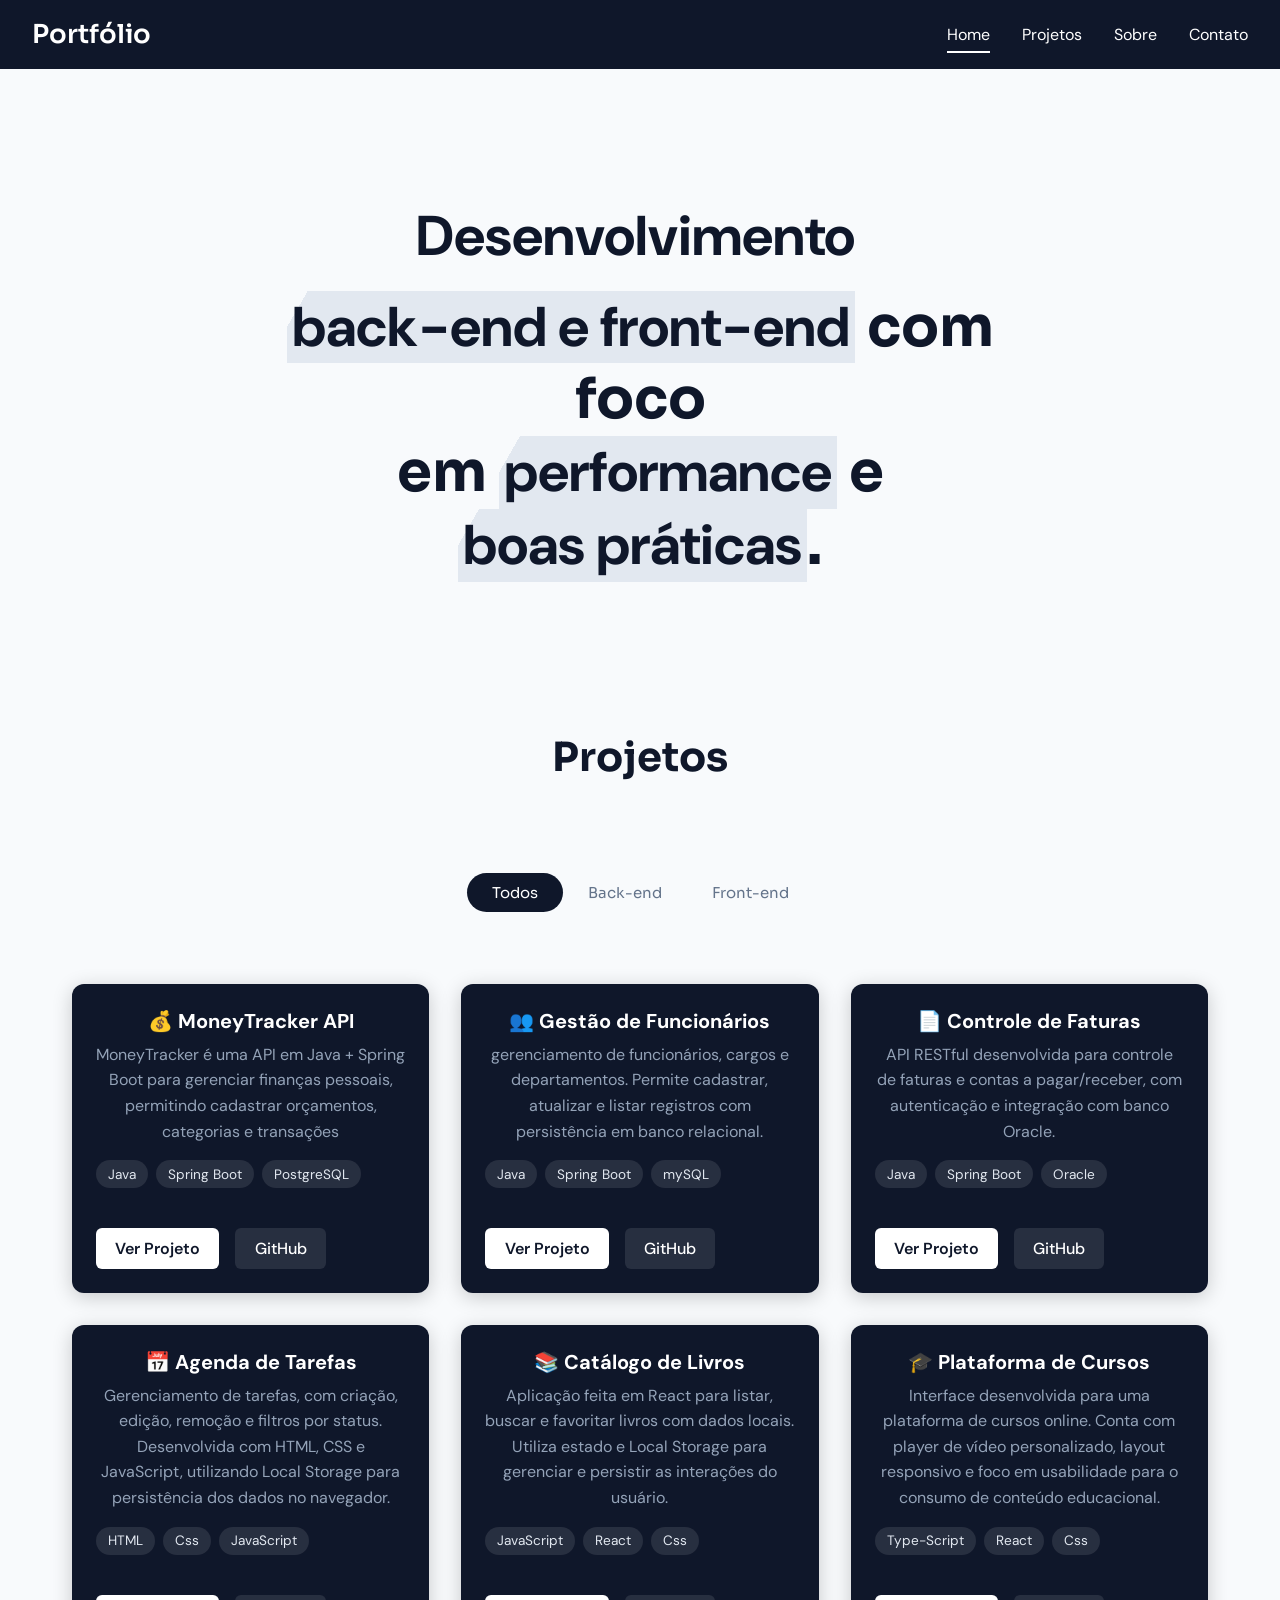
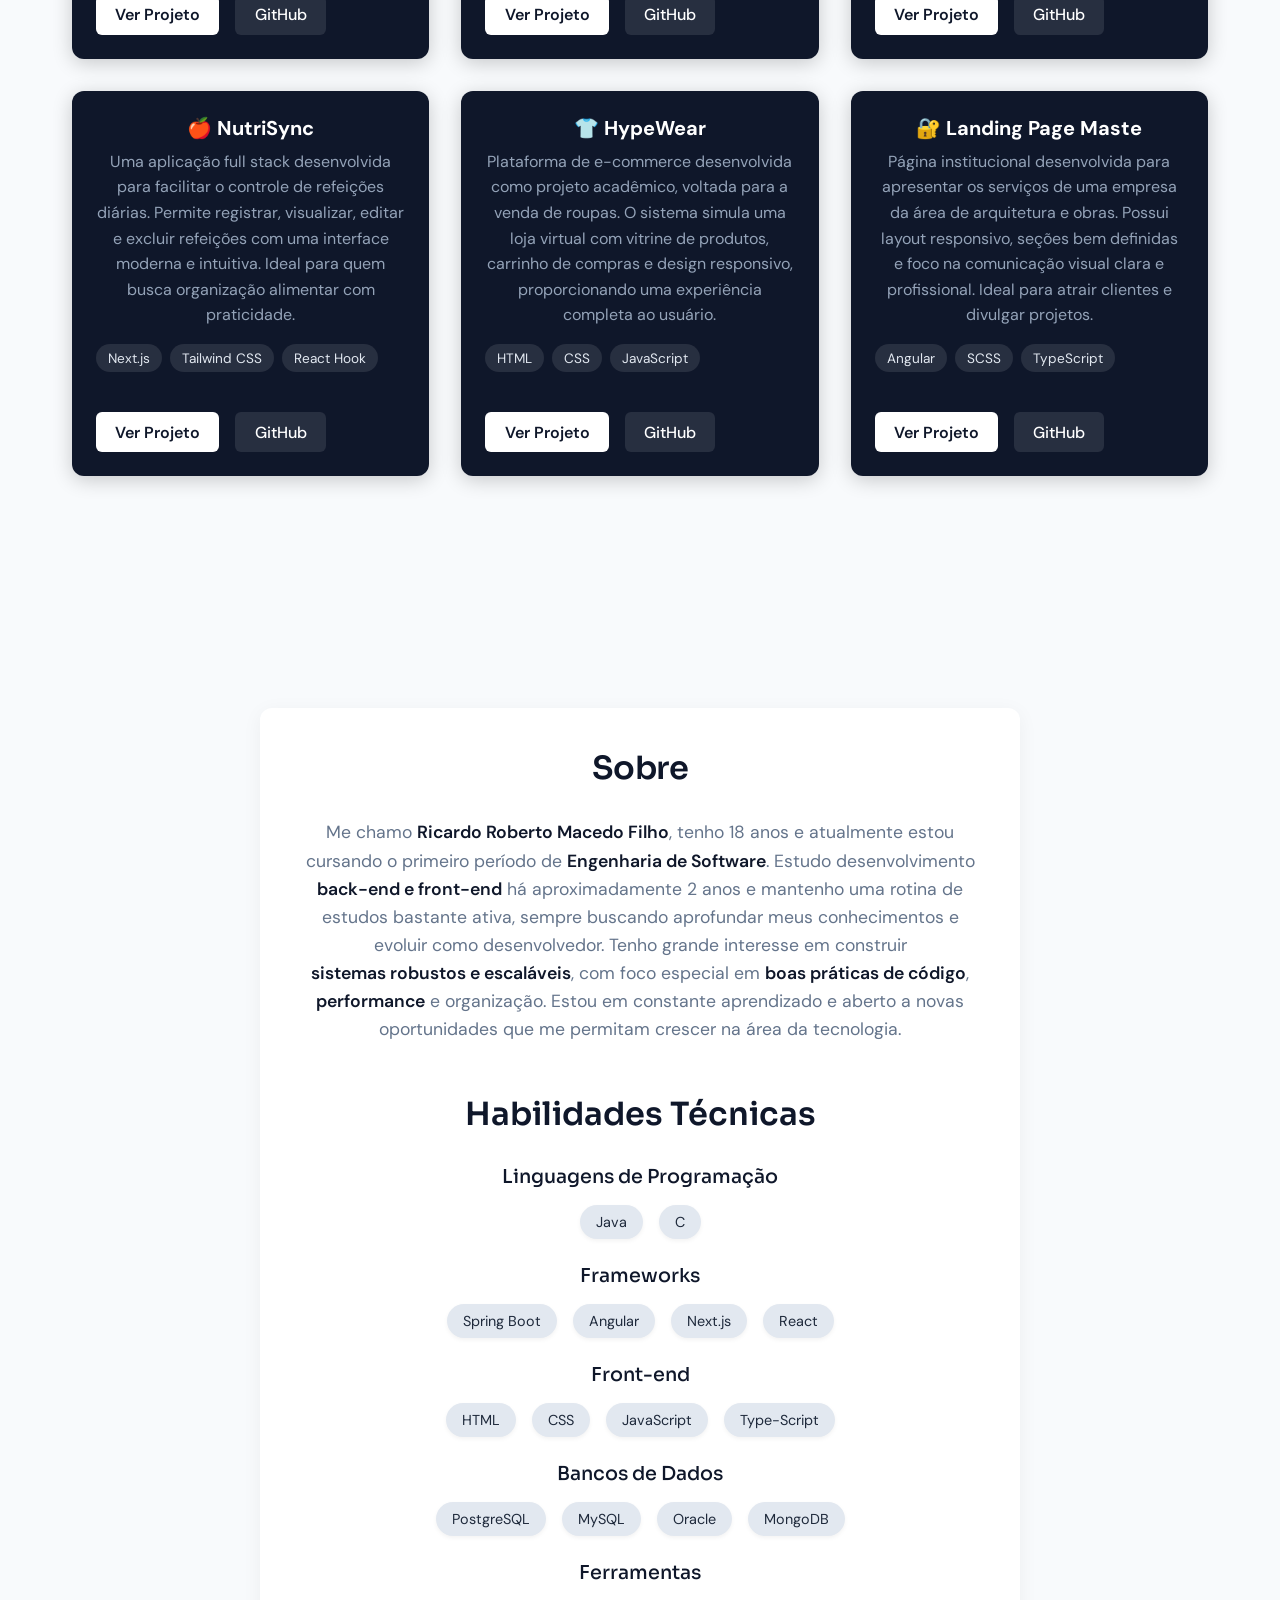
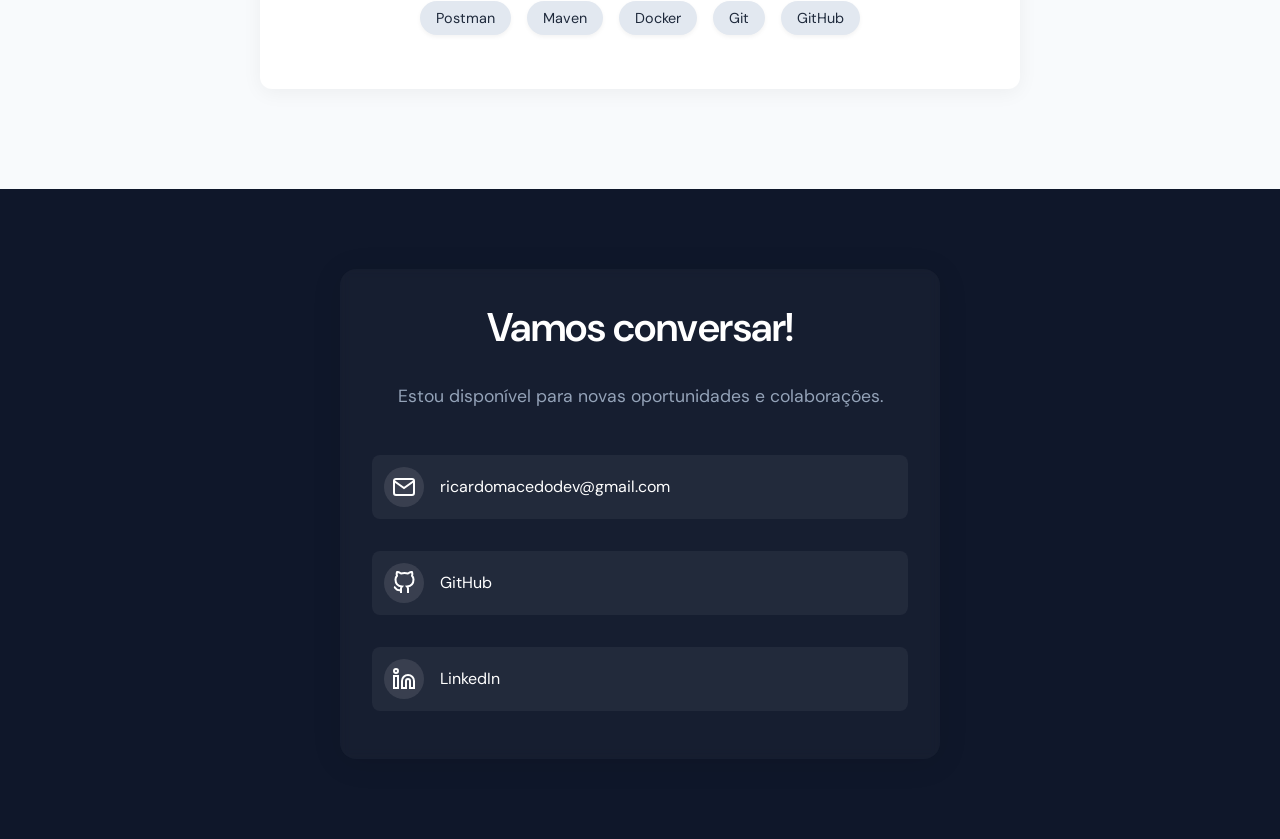
<file: index.html>
<!DOCTYPE html>
<html lang="pt-br">
<head>
    <meta charset="UTF-8">
    <meta name="viewport" content="width=device-width, initial-scale=1.0">
    <title>Portfólio</title>
    <link rel="stylesheet" href="main/css/style.css">
    <script src="main/js/script.js"></script>
    <script src="main/js/nav.js"></script>
    <script src="main/js/projects.js"></script>


</head>
<body>
    <div class="overlay"></div>
    <nav class="main-nav">
        <div class="logo">Portfólio</div>
        <div class="menu-toggle">
            <span></span>
            <span></span>
            <span></span>
        </div>
        <div class="nav-links">
            <a href="#home" class="nav-link">Home</a>
            <a href="#projetos" class="nav-link">Projetos</a>
            <a href="#sobre" class="nav-link">Sobre</a>
            <a href="#contato" class="nav-link">Contato</a>
        </div>
    </nav>

    <section id="home" class="hero-section">
        <div class="hero-content">
            <h1>
                <span class="typing-text">Desenvolvimento</span><br>
                <span class="highlight">back-end e front-end</span> com foco<br>
                em <span class="highlight">performance</span> e<br>
                <span class="highlight">boas práticas</span>.
            </h1>
        </div>
    </section>

    <section id="projetos" class="projetos-section">
        <div class="container">
            <h2>Projetos</h2>
            
            <div class="projetos-filtro">
                <button class="filtro-btn active" data-filter="todos">Todos</button>
                <button class="filtro-btn" data-filter="backend">Back-end</button>
                <button class="filtro-btn" data-filter="frontend">Front-end</button>
            </div>

            <div class="projetos-grid">
                <div class="projeto-card" data-category="backend">
                    <div class="projeto-info">
                        <div>
                            <h3>💰 MoneyTracker API</h3>
                            <p>MoneyTracker é uma API em Java + Spring Boot para gerenciar finanças pessoais, permitindo cadastrar orçamentos, categorias e transações</p>
                            <div class="projeto-tech">
                                <span>Java</span>
                                <span>Spring Boot</span>
                                <span>PostgreSQL</span>
                            </div>
                        </div>
                        <div class="projeto-links">
                            <a href="https://maccedofilho.github.io/portfolio/main/html/MoneyTracker.html" class="btn-projeto" target="_blank">Ver Projeto</a>
                            <a href="https://github.com/MaccedoFilho/moneytracker" class="btn-github" target="_blank">GitHub</a>
                        </div>
                    </div>
                </div>

                <div class="projeto-card" data-category="backend">
                    <div class="projeto-info">
                        <div>
                            <h3>👥 Gestão de Funcionários</h3>
                            <p>gerenciamento de funcionários, cargos e departamentos. Permite cadastrar, atualizar e listar registros com persistência em banco relacional.</p>
                            <div class="projeto-tech">
                                <span>Java</span>
                                <span>Spring Boot</span>
                                <span>mySQL</span>
                            </div>
                        </div>
                        <div class="projeto-links">
                            <a href="https://maccedofilho.github.io/portfolio/main/html/GestaoDeFuncionarios.html" class="btn-projeto" target="_blank">Ver Projeto</a>
                            <a href="https://github.com/MaccedoFilho" class="btn-github" target="_blank">GitHub</a>
                        </div>
                    </div>
                </div>

                <div class="projeto-card" data-category="backend">
                    <div class="projeto-info">
                        <div>
                            <h3>📄 Controle de Faturas</h3>
                            <p>API RESTful desenvolvida para controle de faturas e contas a pagar/receber, com autenticação e integração com banco Oracle.</p>
                            <div class="projeto-tech">
                                <span>Java</span>
                                <span>Spring Boot</span>
                                <span>Oracle</span>
                            </div>
                        </div>
                        <div class="projeto-links">
                            <a href="https://maccedofilho.github.io/portfolio/main/html/ControleDeFaturas.html" class="btn-projeto" target="_blank">Ver Projeto</a>
                            <a href="https://github.com/MaccedoFilho/Controle-de-faturas" class="btn-github" target="_blank">GitHub</a>
                        </div>
                    </div>
                </div>

                <div class="projeto-card" data-category="frontend">
                    <div class="projeto-info">
                        <div>
                            <h3>📅 Agenda de Tarefas</h3>
                            <p>Gerenciamento de tarefas, com criação, edição, remoção e filtros por status. Desenvolvida com HTML, CSS e JavaScript, utilizando Local Storage para persistência dos dados no navegador.</p>
                            <div class="projeto-tech">
                                <span>HTML</span>
                                <span>Css</span>
                                <span>JavaScript</span>
                            </div>
                        </div>
                        <div class="projeto-links">
                            <a href="https://maccedofilho.github.io/Agenda-de-Tarefas/" class="btn-projeto" target="_blank">Ver Projeto</a>
                            <a href="https://github.com/MaccedoFilho" class="btn-github" target="_blank">GitHub</a>
                        </div>
                    </div>
                </div>

                <div class="projeto-card" data-category="frontend">
                    <div class="projeto-info">
                        <div>
                            <h3>📚 Catálogo de Livros</h3>
                            <p>Aplicação feita em React para listar, buscar e favoritar livros com dados locais. Utiliza estado e Local Storage para gerenciar e persistir as interações do usuário.</p>
                            <div class="projeto-tech">
                                <span>JavaScript</span>
                                <span>React</span>
                                <span>Css</span>
                            </div>
                        </div>
                        <div class="projeto-links">
                            <a href="https://maccedofilho.github.io/Biblioteca-Sapientia/" class="btn-projeto" target="_blank">Ver Projeto</a>
                            <a href="https://github.com/MaccedoFilho" class="btn-github" target="_blank">GitHub</a>
                        </div>
                    </div>
                </div>

                <div class="projeto-card" data-category="frontend">
                    <div class="projeto-info">
                        <div>
                            <h3>🎓 Plataforma de Cursos</h3>
                            <p>Interface desenvolvida para uma plataforma de cursos online. Conta com player de vídeo personalizado, layout responsivo e foco em usabilidade para o consumo de conteúdo educacional.</p>
                            <div class="projeto-tech">
                                <span>Type-Script</span>
                                <span>React</span>
                                <span>Css</span>
                            </div>
                        </div>
                        <div class="projeto-links">
                            <a href="https://maccedofilho.github.io/CodeMind/" class="btn-projeto" target="_blank">Ver Projeto</a>
                            <a href="https://github.com/MaccedoFilho" class="btn-github" target="_blank">GitHub</a>
                        </div>
                    </div>
                </div>
                <div class="projeto-card" data-category="fullstack">
                    <div class="projeto-info">
                        <div>
                            <h3>🍎 NutriSync</h3>
                            <p>Uma aplicação full stack desenvolvida para facilitar o controle de refeições diárias. Permite registrar, visualizar, editar e excluir refeições com uma interface moderna e intuitiva. Ideal para quem busca organização alimentar com praticidade.</p>
                            <div class="projeto-tech">
                                <span>Next.js</span>
                                <span>Tailwind CSS</span>
                                <span>React Hook</span>
                            </div>
                        </div>
                        <div class="projeto-links">
                            <a href="https://nutri-sync-1o912ufd2-ricardo-macedo-filhos-projects.vercel.app/" class="btn-projeto" target="_blank">Ver Projeto</a>
                            <a href="https://github.com/MaccedoFilho/NutriSync" class="btn-github" target="_blank">GitHub</a>
                        </div>
                    </div>
                </div>

                <div class="projeto-card" data-category="frontend">
                    <div class="projeto-info">
                        <div>
                            <h3>👕 HypeWear</h3>
                            <p>Plataforma de e-commerce desenvolvida como projeto acadêmico, voltada para a venda de roupas. O sistema simula uma loja virtual com vitrine de produtos, carrinho de compras e design responsivo, proporcionando uma experiência completa ao usuário.</p>
                            <div class="projeto-tech">
                                <span>HTML</span>
                                <span>CSS</span>
                                <span>JavaScript</span>
                            </div>
                        </div>
                        <div class="projeto-links">
                            <a href="https://maccedofilho.github.io/ecommerce-faculdade/" class="btn-projeto" target="_blank">Ver Projeto</a>
                            <a href="https://github.com/MaccedoFilho/ecommerce-faculdade" class="btn-github" target="_blank">GitHub</a>
                        </div>
                    </div>
                </div>

                <div class="projeto-card" data-category="frontend">
                    <div class="projeto-info">
                        <div>
                            <h3>🔐 Landing Page Maste</h3>
                            <p>Página institucional desenvolvida para apresentar os serviços de uma empresa da área de arquitetura e obras. Possui layout responsivo, seções bem definidas e foco na comunicação visual clara e profissional. Ideal para atrair clientes e divulgar projetos.</p>
                            <div class="projeto-tech">
                                <span>Angular</span>
                                <span>SCSS</span>
                                <span>TypeScript</span>
                            </div>
                        </div>
                        <div class="projeto-links">
                            <a href="https://maccedofilho.github.io/portfolio/main/html/AuthSystem.html" class="btn-projeto" target="_blank">Ver Projeto</a>
                            <a href="https://github.com/MaccedoFilho/Maste" class="btn-github" target="_blank">GitHub</a>
                        </div>
                    </div>
                </div>
            </div>
        </div>
    </section>

    <section id="sobre" class="sobre-section">
        <div class="sobre-container">
            <div class="sobre-content">
                <h2>Sobre</h2>
                <p class="sobre-texto">
                    Me chamo <strong>Ricardo Roberto Macedo Filho</strong>, tenho 18 anos e atualmente estou cursando o primeiro período de <strong>Engenharia de Software</strong>. 
                    Estudo desenvolvimento <strong>back-end e front-end</strong> há aproximadamente 2 anos e mantenho uma rotina de estudos bastante ativa, sempre buscando aprofundar 
                    meus conhecimentos e evoluir como desenvolvedor. Tenho grande interesse em construir <strong>sistemas robustos e escaláveis</strong>, com foco especial 
                    em <strong>boas práticas de código</strong>, <strong>performance</strong> e organização. Estou em constante aprendizado e aberto a novas oportunidades que me permitam 
                    crescer na área da tecnologia.
                </p>
                <div class="skills-container">
                    <h3>Habilidades Técnicas</h3>
                    <div class="skills-grid">
                        <div class="skill-category">
                            <h4>Linguagens de Programação</h4>
                            <div class="skill-tags">
                                <span>Java</span>
                                <span>C</span>
                            </div>
                        </div>
                        <div class="skill-category">
                            <h4>Frameworks</h4>
                            <div class="skill-tags">
                                <span>Spring Boot</span>
                                <span>Angular</span>
                                <span>Next.js</span>
                                <span>React</span>
                            </div>
                        </div>
                        <div class="skill-category">
                            <h4>Front-end</h4>
                            <div class="skill-tags">
                                <span>HTML</span>
                                <span>CSS</span>
                                <span>JavaScript</span>
                                <span>Type-Script</span>
                            </div>
                        </div>
                        <div class="skill-category">
                            <h4>Bancos de Dados</h4>
                            <div class="skill-tags">
                                <span>PostgreSQL</span>
                                <span>MySQL</span>
                                <span>Oracle</span>
                                <span>MongoDB</span>
                            </div>
                        </div>
                        <div class="skill-category">
                            <h4>Ferramentas</h4>
                            <div class="skill-tags">
                                <span>Postman</span>
                                <span>Maven</span>
                                <span>Docker</span>
                                <span>Git</span>
                                <span>GitHub</span>
                            </div>
                        </div>
                    </div>
                </div>
            </div>
        </div>
    </section>

    <section id="contato" class="contato-section">
        <div class="container">
            <div class="contato-grid">
                <div class="contato-info">
                    <div class="contato-header">
                        <h2 class="clean-title">Vamos conversar!</h2>
                        <p>Estou disponível para novas oportunidades e colaborações.</p>
                    </div>
                    
                    <div class="contato-links">
                        <a href="mailto:ricardomacedodev@gmail.com" class="contato-item email-link">
                            <div class="icon-wrapper">
                                <svg xmlns="http://www.w3.org/2000/svg" width="24" height="24" viewBox="0 0 24 24" fill="none" stroke="currentColor" stroke-width="2">
                                    <path d="M4 4h16c1.1 0 2 .9 2 2v12c0 1.1-.9 2-2 2H4c-1.1 0-2-.9-2-2V6c0-1.1.9-2 2-2z"></path>
                                    <polyline points="22,6 12,13 2,6"></polyline>
                                </svg>
                            </div>
                            <span>ricardomacedodev@gmail.com</span>
                        </a>
                        
                        <a href="https://github.com/MaccedoFilho" target="_blank" class="contato-item github-link">
                            <div class="icon-wrapper">
                                <svg xmlns="http://www.w3.org/2000/svg" width="24" height="24" viewBox="0 0 24 24" fill="none" stroke="currentColor" stroke-width="2">
                                    <path d="M9 19c-5 1.5-5-2.5-7-3m14 6v-3.87a3.37 3.37 0 0 0-.94-2.61c3.14-.35 6.44-1.54 6.44-7A5.44 5.44 0 0 0 20 4.77 5.07 5.07 0 0 0 19.91 1S18.73.65 16 2.48a13.38 13.38 0 0 0-7 0C6.27.65 5.09 1 5.09 1A5.07 5.07 0 0 0 5 4.77a5.44 5.44 0 0 0-1.5 3.78c0 5.42 3.3 6.61 6.44 7A3.37 3.37 0 0 0 9 18.13V22"></path>
                                </svg>
                            </div>
                            <span>GitHub</span>
                        </a>

                        <a href="https://www.linkedin.com/in/ricardomacedofilho/" target="_blank" class="contato-item linkedin-link">
                            <div class="icon-wrapper">
                                <svg xmlns="http://www.w3.org/2000/svg" width="24" height="24" viewBox="0 0 24 24" fill="none" stroke="currentColor" stroke-width="2">
                                    <path d="M16 8a6 6 0 0 1 6 6v7h-4v-7a2 2 0 0 0-2-2 2 2 0 0 0-2 2v7h-4v-7a6 6 0 0 1 6-6z"></path>
                                    <rect x="2" y="9" width="4" height="12"></rect>
                                    <circle cx="4" cy="4" r="2"></circle>
                                </svg>
                            </div>
                            <span>LinkedIn</span>
                        </a>
                    </div>
                </div>
            </div>
        </div>
    </section>
    <script src="main/js/nav.js"></script>
    <script src="main/js/script.js"></script>
    <script src="main/js/projects.js"></script>
    <script>
        // Menu mobile
        const menuToggle = document.querySelector('.menu-toggle');
        const navLinks = document.querySelector('.nav-links');
        const overlay = document.querySelector('.overlay');
        const navLinkItems = document.querySelectorAll('.nav-link');
        
        menuToggle.addEventListener('click', () => {
            menuToggle.classList.toggle('active');
            navLinks.classList.toggle('active');
            overlay.classList.toggle('active');
            document.body.classList.toggle('no-scroll');
        });
        
        overlay.addEventListener('click', () => {
            menuToggle.classList.remove('active');
            navLinks.classList.remove('active');
            overlay.classList.remove('active');
            document.body.classList.remove('no-scroll');
        });
        
        navLinkItems.forEach(link => {
            link.addEventListener('click', () => {
                menuToggle.classList.remove('active');
                navLinks.classList.remove('active');
                overlay.classList.remove('active');
                document.body.classList.remove('no-scroll');
            });
        });
    </script>
</body>
</html>
</file>
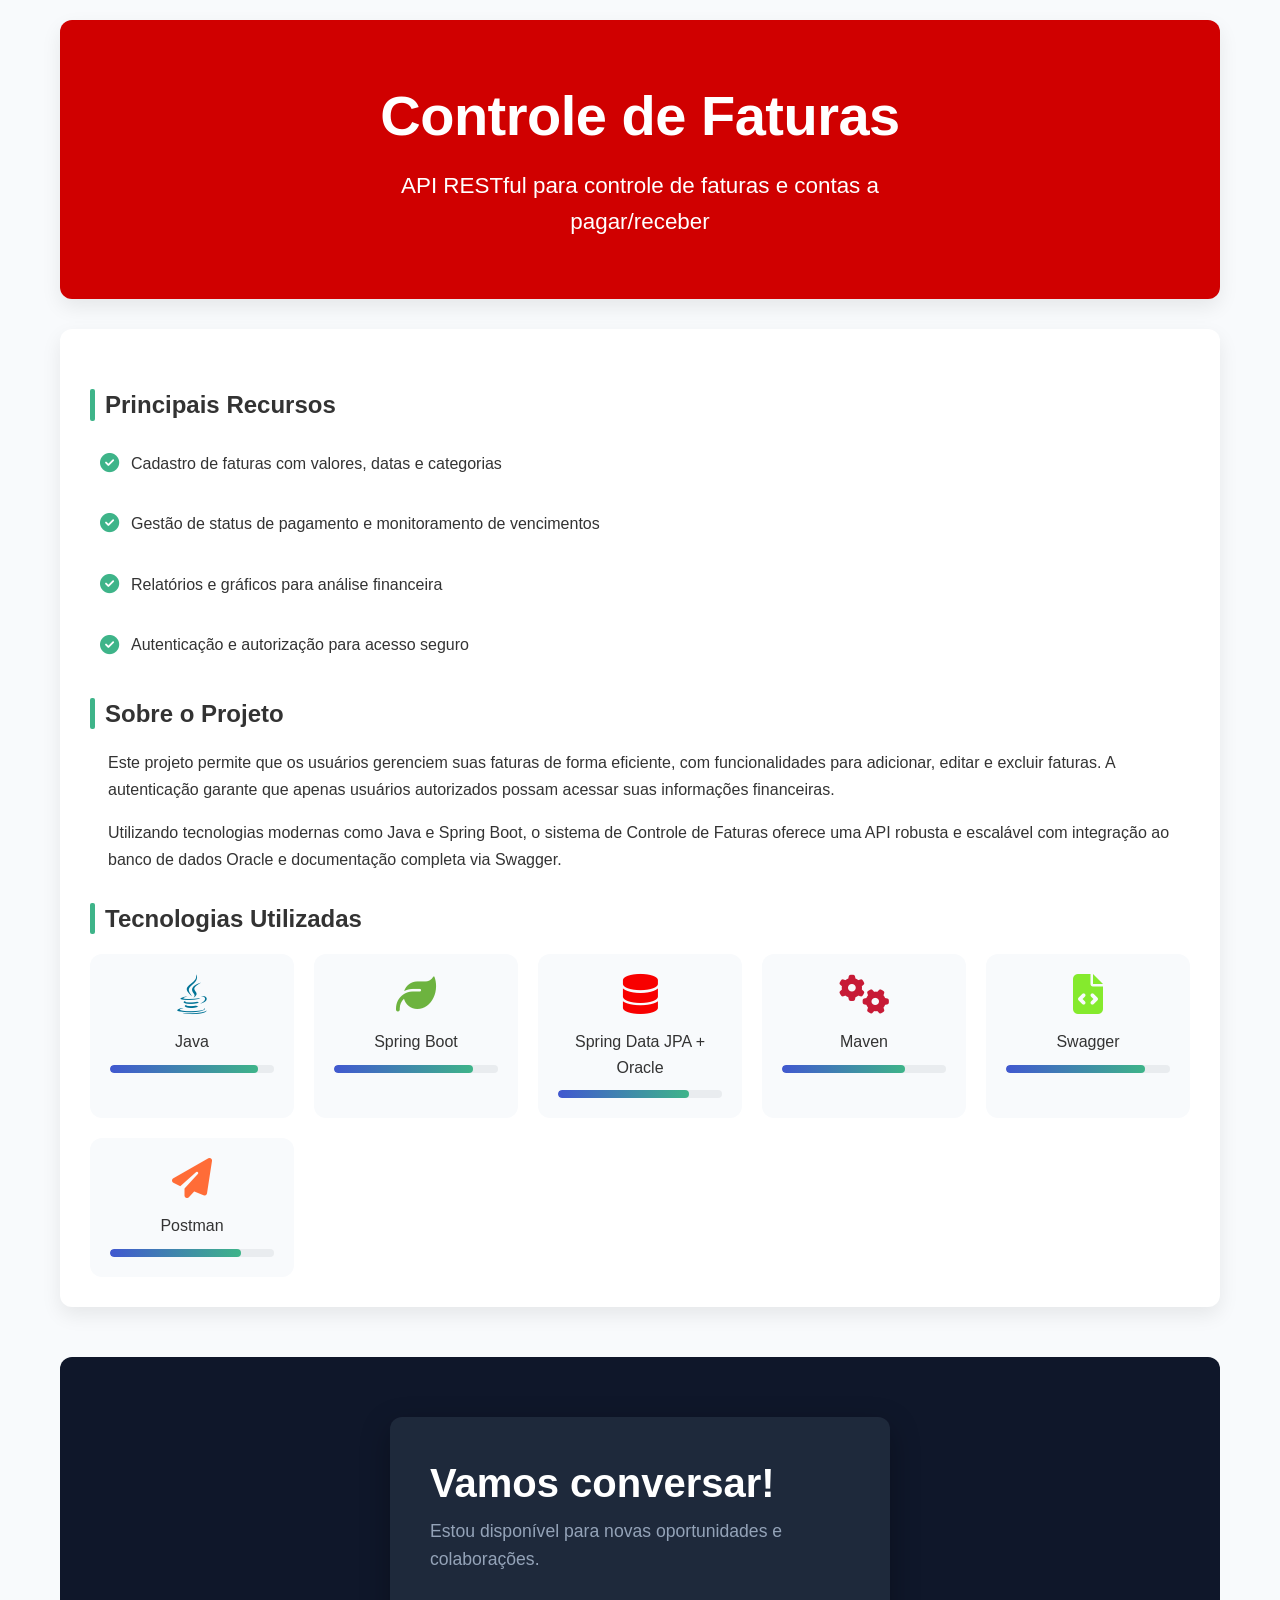
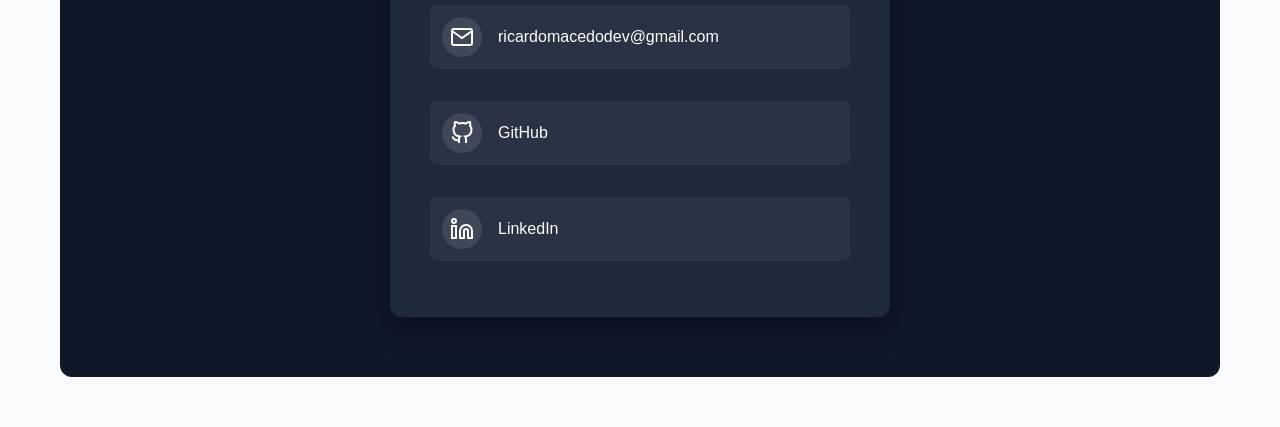
<file: main/html/ControleDeFaturas.html>
<!DOCTYPE html>
<html lang="pt-br">
<head>
    <meta charset="UTF-8">
    <meta name="viewport" content="width=device-width, initial-scale=1.0">
    <title>Controle de Faturas</title>
    <link rel="stylesheet" href="../css/cdf.css">
    <link rel="stylesheet" href="https://cdnjs.cloudflare.com/ajax/libs/font-awesome/6.4.0/css/all.min.css">
</head>
<body>
    <div class="container">
        <header class="main-header">
            <div class="header-content">
                <h1 class="site-title" id="mainTitle">Controle de Faturas</h1>
                <p class="site-description">API RESTful para controle de faturas e contas a pagar/receber</p>
            </div>
        </header>
        
        <!-- Conteúdo principal -->
        <div class="project-overview">
            <div class="recursos-section">
                <h3 class="section-title">Principais Recursos</h3>
                
                <ul class="recursos-list">
                    <li class="recurso-item" data-tooltip="Cadastre faturas com todos os detalhes necessários">
                        <i class="fas fa-check-circle recurso-icon"></i>
                        <span>Cadastro de faturas com valores, datas e categorias</span>
                    </li>
                    <li class="recurso-item" data-tooltip="Organize suas faturas por status e vencimento">
                        <i class="fas fa-check-circle recurso-icon"></i>
                        <span>Gestão de status de pagamento e monitoramento de vencimentos</span>
                    </li>
                    <li class="recurso-item" data-tooltip="Acompanhe sua situação financeira com gráficos detalhados">
                        <i class="fas fa-check-circle recurso-icon"></i>
                        <span>Relatórios e gráficos para análise financeira</span>
                    </li>
                    <li class="recurso-item" data-tooltip="Proteja seus dados financeiros">
                        <i class="fas fa-check-circle recurso-icon"></i>
                        <span>Autenticação e autorização para acesso seguro</span>
                    </li>
                </ul>
            </div>
            
            <div class="sobre-section">
                <h3 class="section-title">Sobre o Projeto</h3>
                <p class="sobre-text">
                    Este projeto permite que os usuários gerenciem suas faturas de forma eficiente, com funcionalidades para adicionar, editar e excluir faturas. A autenticação garante que apenas usuários autorizados possam acessar suas informações financeiras.
                </p>
                <p class="sobre-text">
                    Utilizando tecnologias modernas como Java e Spring Boot, o sistema de Controle de Faturas oferece uma API robusta e escalável com integração ao banco de dados Oracle e documentação completa via Swagger.
                </p>
            </div>
            
            <div class="tech-section">
                <h3 class="section-title">Tecnologias Utilizadas</h3>
                <div class="tech-cards">
                    <div class="tech-card" data-tech="java">
                        <i class="fab fa-java tech-icon"></i>
                        <span class="tech-name">Java</span>
                        <div class="progress-bar">
                            <div class="progress-fill" style="width: 90%"></div>
                        </div>
                    </div>
                    <div class="tech-card" data-tech="spring">
                        <i class="fas fa-leaf tech-icon"></i>
                        <span class="tech-name">Spring Boot</span>
                        <div class="progress-bar">
                            <div class="progress-fill" style="width: 85%"></div>
                        </div>
                    </div>
                    <div class="tech-card" data-tech="database">
                        <i class="fas fa-database tech-icon"></i>
                        <span class="tech-name">Spring Data JPA + Oracle</span>
                        <div class="progress-bar">
                            <div class="progress-fill" style="width: 80%"></div>
                        </div>
                    </div>
                    <div class="tech-card" data-tech="maven">
                        <i class="fas fa-cogs tech-icon"></i>
                        <span class="tech-name">Maven</span>
                        <div class="progress-bar">
                            <div class="progress-fill" style="width: 75%"></div>
                        </div>
                    </div>
                    <div class="tech-card" data-tech="swagger">
                        <i class="fas fa-file-code tech-icon"></i>
                        <span class="tech-name">Swagger</span>
                        <div class="progress-bar">
                            <div class="progress-fill" style="width: 85%"></div>
                        </div>
                    </div>
                    <div class="tech-card" data-tech="postman">
                        <i class="fas fa-paper-plane tech-icon"></i>
                        <span class="tech-name">Postman</span>
                        <div class="progress-bar">
                            <div class="progress-fill" style="width: 80%"></div>
                        </div>
                    </div>
                </div>
            </div>
        </div>
        
        <!-- Tooltip container -->
        <div id="tooltip" class="tooltip">
            <p class="tooltip-text"></p>
        </div>
        
        <!-- Seção Vamos Conversar -->
        <div class="contact-section">
            <div class="contact-container">
                <div class="contato-header">
                    <h2 class="clean-title">Vamos conversar!</h2>
                    <p>Estou disponível para novas oportunidades e colaborações.</p>
                </div>
                
                <div class="contato-links">
                    <a href="mailto:ricardomacedodev@gmail.com" class="contato-item email-link">
                        <div class="icon-wrapper">
                            <svg xmlns="http://www.w3.org/2000/svg" width="24" height="24" viewBox="0 0 24 24" fill="none" stroke="currentColor" stroke-width="2">
                                <path d="M4 4h16c1.1 0 2 .9 2 2v12c0 1.1-.9 2-2 2H4c-1.1 0-2-.9-2-2V6c0-1.1.9-2 2-2z"></path>
                                <polyline points="22,6 12,13 2,6"></polyline>
                            </svg>
                        </div>
                        <span>ricardomacedodev@gmail.com</span>
                    </a>
                    
                    <a href="https://github.com/MaccedoFilho" target="_blank" class="contato-item github-link">
                        <div class="icon-wrapper">
                            <svg xmlns="http://www.w3.org/2000/svg" width="24" height="24" viewBox="0 0 24 24" fill="none" stroke="currentColor" stroke-width="2">
                                <path d="M9 19c-5 1.5-5-2.5-7-3m14 6v-3.87a3.37 3.37 0 0 0-.94-2.61c3.14-.35 6.44-1.54 6.44-7A5.44 5.44 0 0 0 20 4.77 5.07 5.07 0 0 0 19.91 1S18.73.65 16 2.48a13.38 13.38 0 0 0-7 0C6.27.65 5.09 1 5.09 1A5.07 5.07 0 0 0 5 4.77a5.44 5.44 0 0 0-1.5 3.78c0 5.42 3.3 6.61 6.44 7A3.37 3.37 0 0 0 9 18.13V22"></path>
                            </svg>
                        </div>
                        <span>GitHub</span>
                    </a>

                    <a href="https://www.linkedin.com/in/ricardomacedofilho/" target="_blank" class="contato-item linkedin-link">
                        <div class="icon-wrapper">
                            <svg xmlns="http://www.w3.org/2000/svg" width="24" height="24" viewBox="0 0 24 24" fill="none" stroke="currentColor" stroke-width="2">
                                <path d="M16 8a6 6 0 0 1 6 6v7h-4v-7a2 2 0 0 0-2-2 2 2 0 0 0-2 2v7h-4v-7a6 6 0 0 1 6-6z"></path>
                                <rect x="2" y="9" width="4" height="12"></rect>
                                <circle cx="4" cy="4" r="2"></circle>
                            </svg>
                        </div>
                        <span>LinkedIn</span>
                    </a>
                </div>
            </div>
        </div>
    </div>

    <script src="../js/cdf.js"></script>
</body>
</html>
</file>
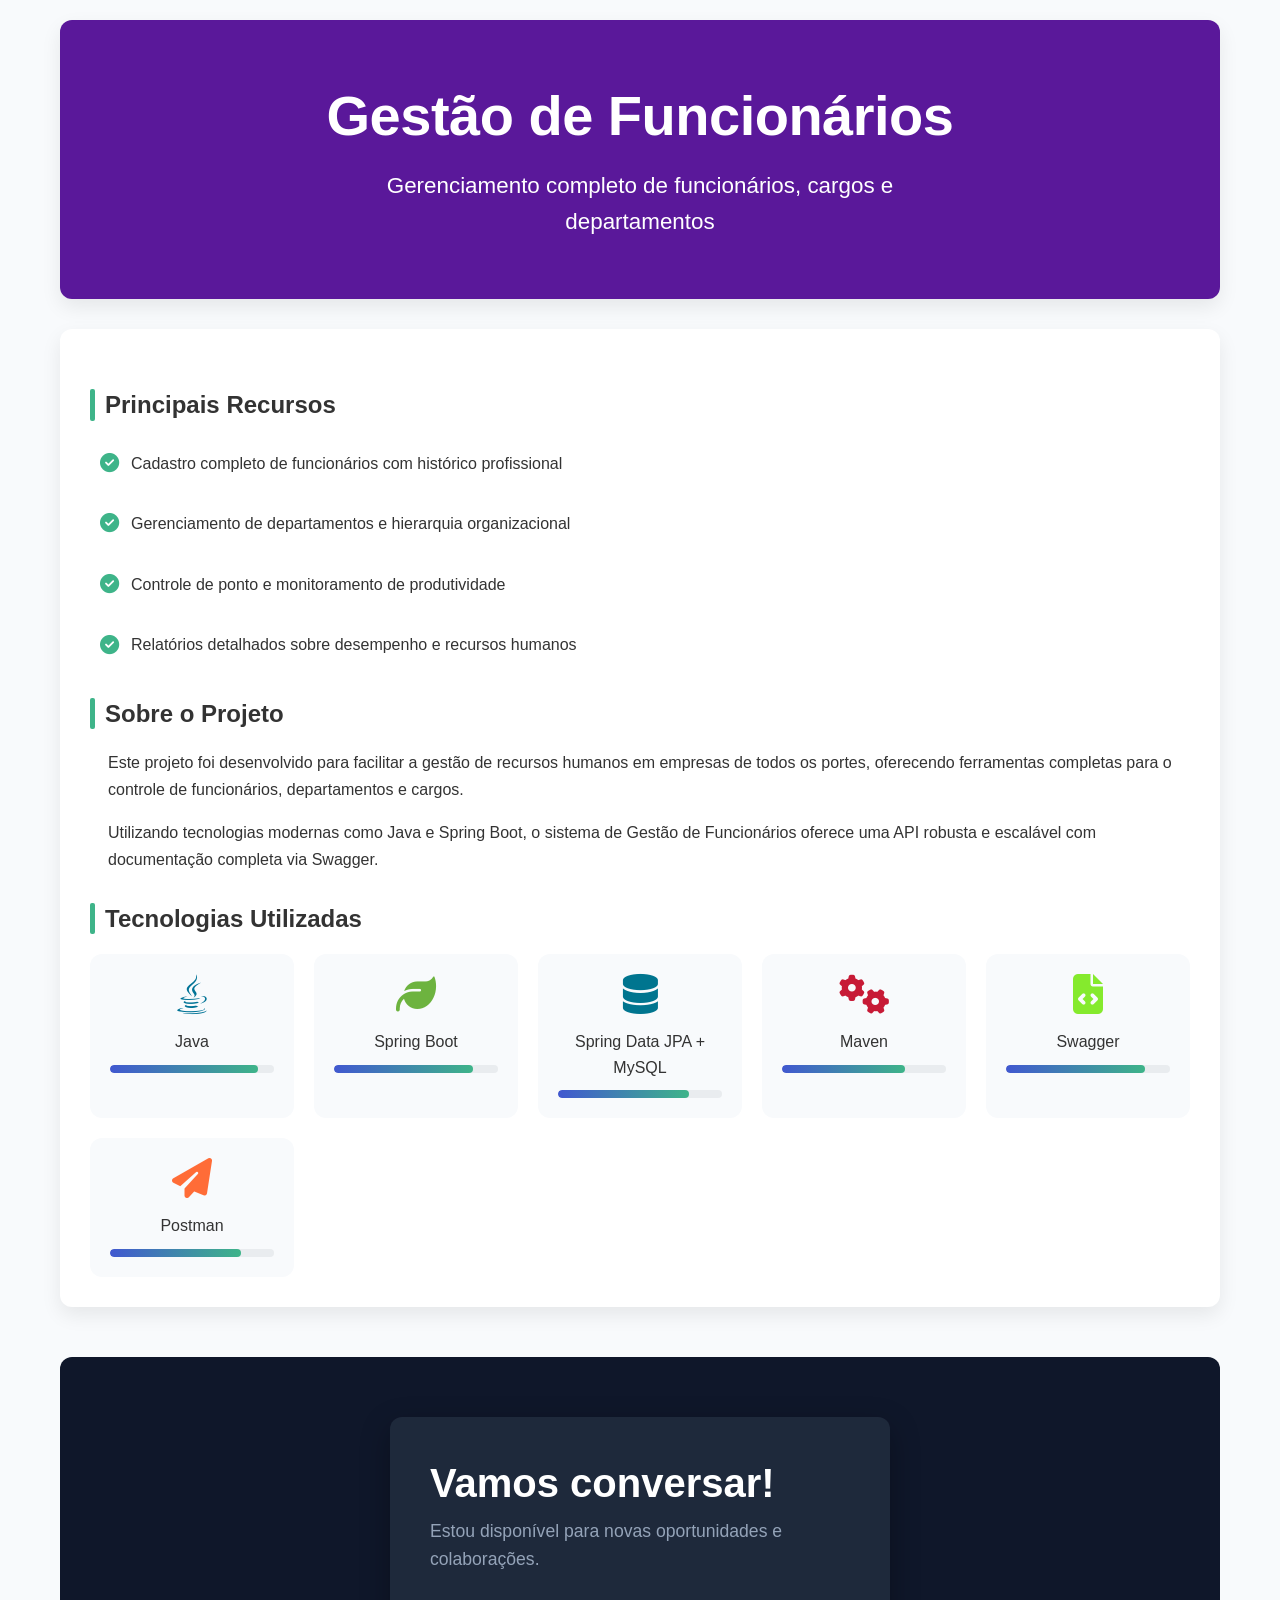
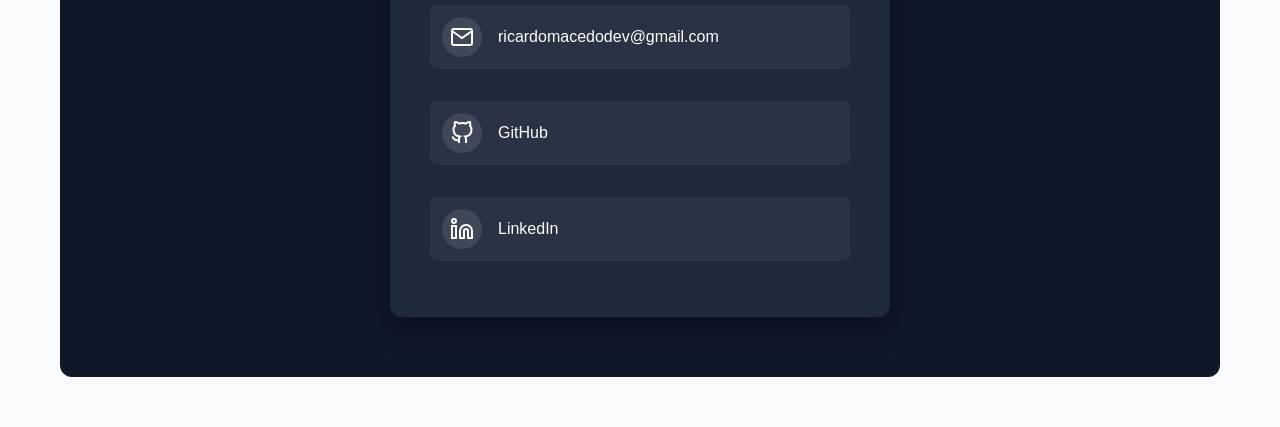
<file: main/html/GestaoDeFuncionarios.html>
<!DOCTYPE html>
<html lang="pt-br">
<head>
    <meta charset="UTF-8">
    <meta name="viewport" content="width=device-width, initial-scale=1.0">
    <title>Gestão de Funcionários | Sistema de RH</title>
    <link rel="stylesheet" href="../css/gdf.css">
    <link rel="stylesheet" href="https://cdnjs.cloudflare.com/ajax/libs/font-awesome/6.4.0/css/all.min.css">
</head>
<body>
    <div class="container">
        <header class="main-header">
            <div class="header-content">
                <h1 class="site-title" id="mainTitle">Gestão de Funcionários</h1>
                <p class="site-description">Gerenciamento completo de funcionários, cargos e departamentos</p>
            </div>
        </header>
        
        <!-- Conteúdo principal -->
        <div class="project-overview">
            <div class="recursos-section">
                <h3 class="section-title">Principais Recursos</h3>
                
                <ul class="recursos-list">
                    <li class="recurso-item" data-tooltip="Mantenha todos os dados dos funcionários organizados">
                        <i class="fas fa-check-circle recurso-icon"></i>
                        <span>Cadastro completo de funcionários com histórico profissional</span>
                    </li>
                    <li class="recurso-item" data-tooltip="Organize a estrutura da sua empresa">
                        <i class="fas fa-check-circle recurso-icon"></i>
                        <span>Gerenciamento de departamentos e hierarquia organizacional</span>
                    </li>
                    <li class="recurso-item" data-tooltip="Acompanhe assiduidade e produtividade">
                        <i class="fas fa-check-circle recurso-icon"></i>
                        <span>Controle de ponto e monitoramento de produtividade</span>
                    </li>
                    <li class="recurso-item" data-tooltip="Visualize dados importantes para tomada de decisão">
                        <i class="fas fa-check-circle recurso-icon"></i>
                        <span>Relatórios detalhados sobre desempenho e recursos humanos</span>
                    </li>
                </ul>
            </div>
            
            <div class="sobre-section">
                <h3 class="section-title">Sobre o Projeto</h3>
                <p class="sobre-text">
                    Este projeto foi desenvolvido para facilitar a gestão de recursos humanos em empresas de todos os portes, oferecendo ferramentas completas para o controle de funcionários, departamentos e cargos.
                </p>
                <p class="sobre-text">
                    Utilizando tecnologias modernas como Java e Spring Boot, o sistema de Gestão de Funcionários oferece uma API robusta e escalável com documentação completa via Swagger.
                </p>
            </div>
            
            <div class="tech-section">
                <h3 class="section-title">Tecnologias Utilizadas</h3>
                <div class="tech-cards">
                    <div class="tech-card" data-tech="java">
                        <i class="fab fa-java tech-icon"></i>
                        <span class="tech-name">Java</span>
                        <div class="progress-bar">
                            <div class="progress-fill" style="width: 90%"></div>
                        </div>
                    </div>
                    <div class="tech-card" data-tech="spring">
                        <i class="fas fa-leaf tech-icon"></i>
                        <span class="tech-name">Spring Boot</span>
                        <div class="progress-bar">
                            <div class="progress-fill" style="width: 85%"></div>
                        </div>
                    </div>
                    <div class="tech-card" data-tech="database">
                        <i class="fas fa-database tech-icon"></i>
                        <span class="tech-name">Spring Data JPA + MySQL</span>
                        <div class="progress-bar">
                            <div class="progress-fill" style="width: 80%"></div>
                        </div>
                    </div>
                    <div class="tech-card" data-tech="maven">
                        <i class="fas fa-cogs tech-icon"></i>
                        <span class="tech-name">Maven</span>
                        <div class="progress-bar">
                            <div class="progress-fill" style="width: 75%"></div>
                        </div>
                    </div>
                    <div class="tech-card" data-tech="swagger">
                        <i class="fas fa-file-code tech-icon"></i>
                        <span class="tech-name">Swagger</span>
                        <div class="progress-bar">
                            <div class="progress-fill" style="width: 85%"></div>
                        </div>
                    </div>
                    <div class="tech-card" data-tech="postman">
                        <i class="fas fa-paper-plane tech-icon"></i>
                        <span class="tech-name">Postman</span>
                        <div class="progress-bar">
                            <div class="progress-fill" style="width: 80%"></div>
                        </div>
                    </div>
                </div>
            </div>
        </div>
        
        <!-- Tooltip container -->
        <div id="tooltip" class="tooltip">
            <p class="tooltip-text"></p>
        </div>
        
        <!-- Seção Vamos Conversar -->
        <div class="contact-section">
            <div class="contact-container">
                <div class="contato-header">
                    <h2 class="clean-title">Vamos conversar!</h2>
                    <p>Estou disponível para novas oportunidades e colaborações.</p>
                </div>
                
                <div class="contato-links">
                    <a href="mailto:ricardomacedodev@gmail.com" class="contato-item email-link">
                        <div class="icon-wrapper">
                            <svg xmlns="http://www.w3.org/2000/svg" width="24" height="24" viewBox="0 0 24 24" fill="none" stroke="currentColor" stroke-width="2">
                                <path d="M4 4h16c1.1 0 2 .9 2 2v12c0 1.1-.9 2-2 2H4c-1.1 0-2-.9-2-2V6c0-1.1.9-2 2-2z"></path>
                                <polyline points="22,6 12,13 2,6"></polyline>
                            </svg>
                        </div>
                        <span>ricardomacedodev@gmail.com</span>
                    </a>
                    
                    <a href="https://github.com/MaccedoFilho" target="_blank" class="contato-item github-link">
                        <div class="icon-wrapper">
                            <svg xmlns="http://www.w3.org/2000/svg" width="24" height="24" viewBox="0 0 24 24" fill="none" stroke="currentColor" stroke-width="2">
                                <path d="M9 19c-5 1.5-5-2.5-7-3m14 6v-3.87a3.37 3.37 0 0 0-.94-2.61c3.14-.35 6.44-1.54 6.44-7A5.44 5.44 0 0 0 20 4.77 5.07 5.07 0 0 0 19.91 1S18.73.65 16 2.48a13.38 13.38 0 0 0-7 0C6.27.65 5.09 1 5.09 1A5.07 5.07 0 0 0 5 4.77a5.44 5.44 0 0 0-1.5 3.78c0 5.42 3.3 6.61 6.44 7A3.37 3.37 0 0 0 9 18.13V22"></path>
                            </svg>
                        </div>
                        <span>GitHub</span>
                    </a>

                    <a href="https://www.linkedin.com/in/ricardomacedofilho/" target="_blank" class="contato-item linkedin-link">
                        <div class="icon-wrapper">
                            <svg xmlns="http://www.w3.org/2000/svg" width="24" height="24" viewBox="0 0 24 24" fill="none" stroke="currentColor" stroke-width="2">
                                <path d="M16 8a6 6 0 0 1 6 6v7h-4v-7a2 2 0 0 0-2-2 2 2 0 0 0-2 2v7h-4v-7a6 6 0 0 1 6-6z"></path>
                                <rect x="2" y="9" width="4" height="12"></rect>
                                <circle cx="4" cy="4" r="2"></circle>
                            </svg>
                        </div>
                        <span>LinkedIn</span>
                    </a>
                </div>
            </div>
        </div>
    </div>

    <script src="../js/gdf.js"></script>
</body>
</html>
</file>
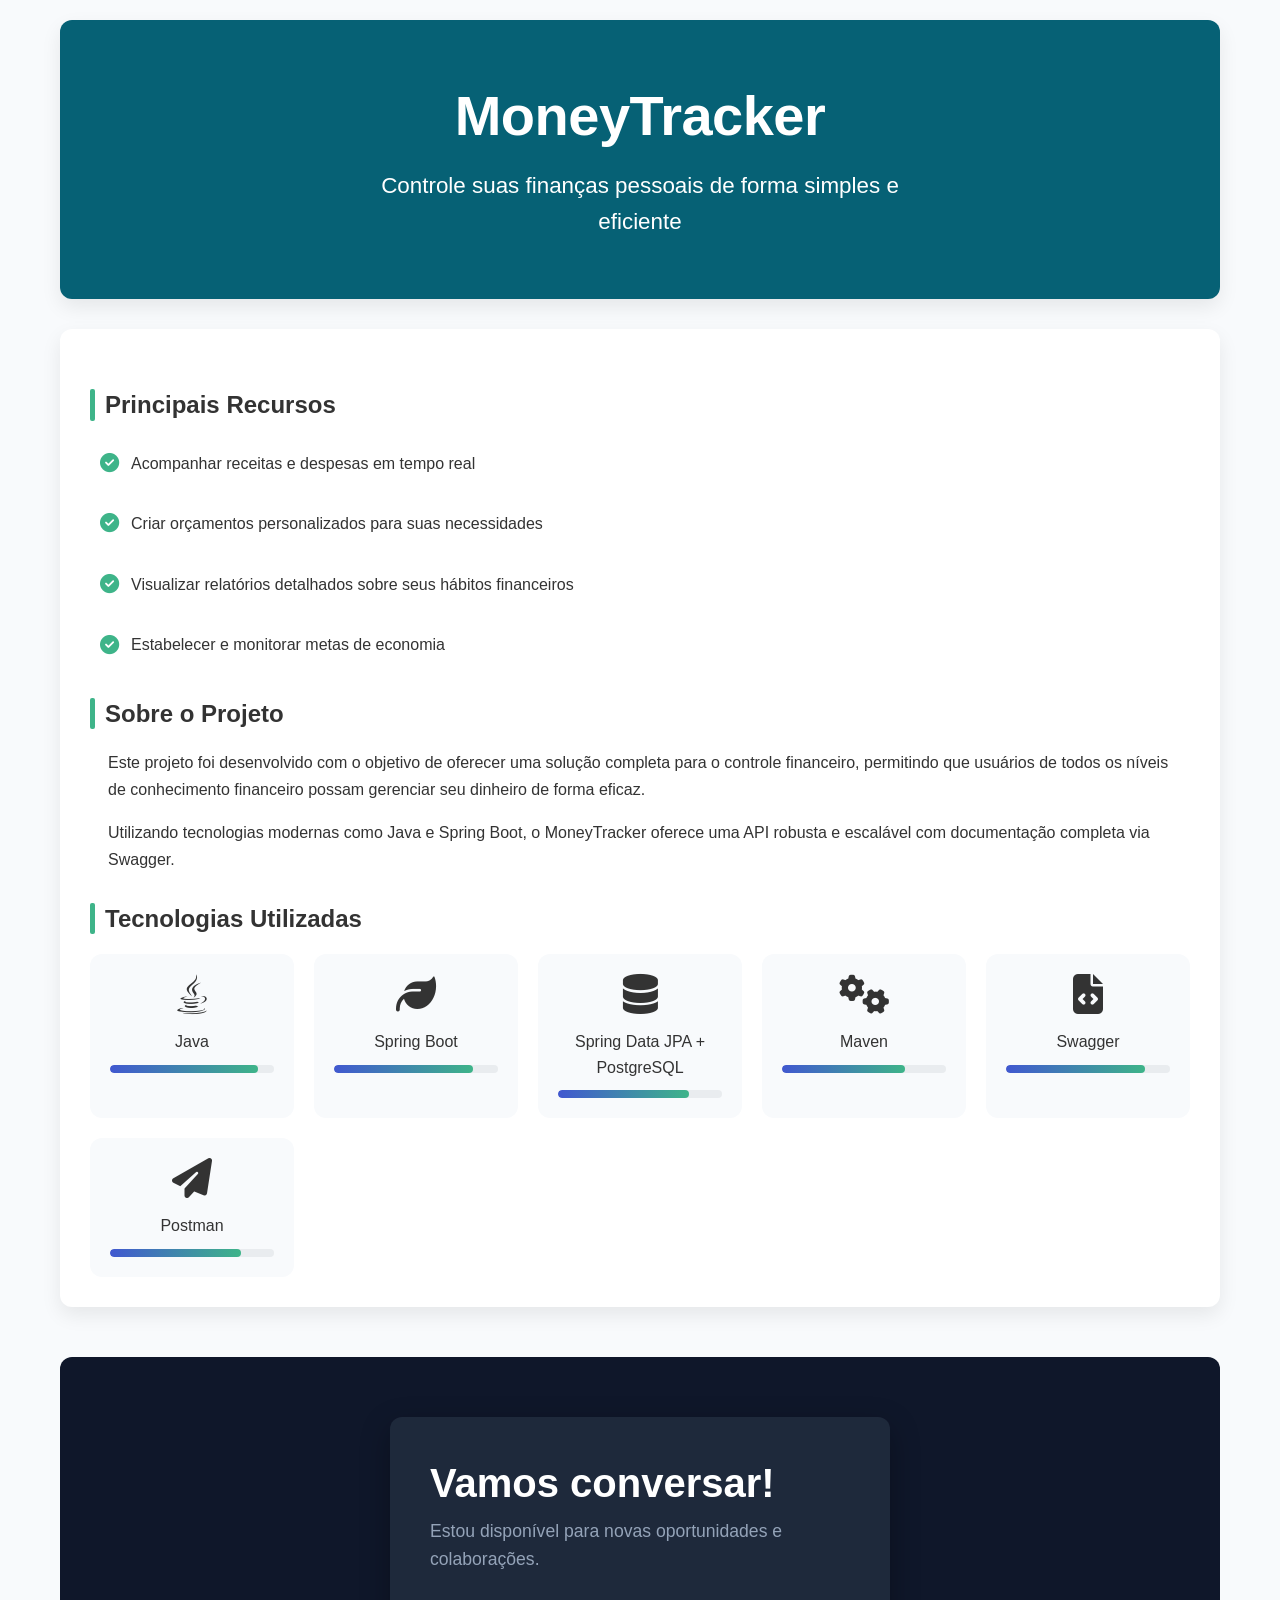
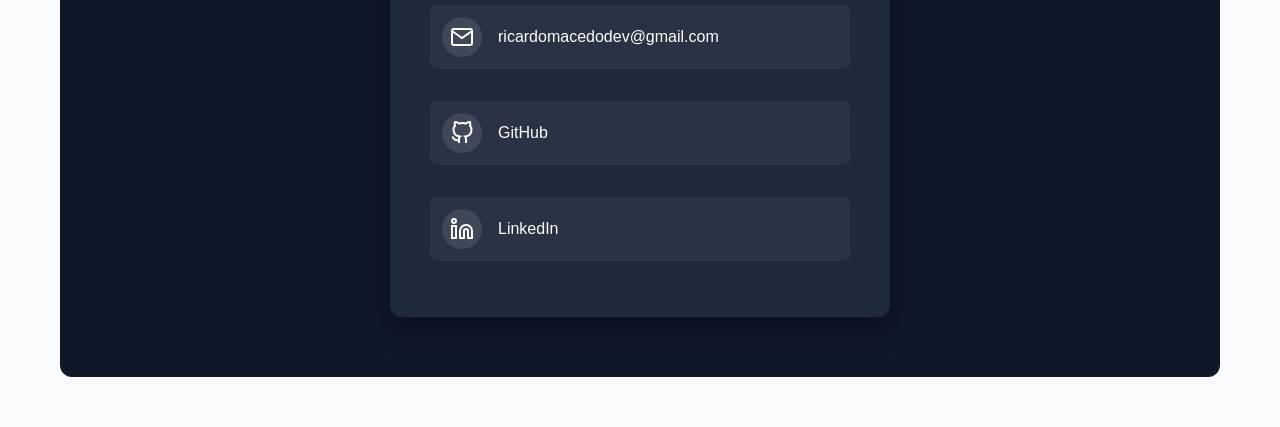
<file: main/html/MoneyTracker.html>
<!DOCTYPE html>
<html lang="pt-br">
<head>
    <meta charset="UTF-8">
    <meta name="viewport" content="width=device-width, initial-scale=1.0">
    <title>Money Tracker | Controle Financeiro</title>
    <link rel="stylesheet" href="../css/mt.css">
    <link rel="stylesheet" href="https://cdnjs.cloudflare.com/ajax/libs/font-awesome/6.4.0/css/all.min.css">
</head>
<body>
    <div class="container">
        <header class="main-header">
            <div class="header-content">
                <h1 class="site-title" id="mainTitle">MoneyTracker</h1>
                <p class="site-description">Controle suas finanças pessoais de forma simples e eficiente</p>
            </div>
        </header>
        
        <!-- Conteúdo principal -->
        <div class="project-overview">
            <div class="recursos-section">
                <h3 class="section-title">Principais Recursos</h3>
                
                <ul class="recursos-list">
                    <li class="recurso-item" data-tooltip="Acompanhe suas finanças em qualquer momento">
                        <i class="fas fa-check-circle recurso-icon"></i>
                        <span>Acompanhar receitas e despesas em tempo real</span>
                    </li>
                    <li class="recurso-item" data-tooltip="Crie orçamentos personalizados para cada área da sua vida">
                        <i class="fas fa-check-circle recurso-icon"></i>
                        <span>Criar orçamentos personalizados para suas necessidades</span>
                    </li>
                    <li class="recurso-item" data-tooltip="Gráficos e relatórios detalhados para análise completa">
                        <i class="fas fa-check-circle recurso-icon"></i>
                        <span>Visualizar relatórios detalhados sobre seus hábitos financeiros</span>
                    </li>
                    <li class="recurso-item" data-tooltip="Defina metas e acompanhe seu progresso">
                        <i class="fas fa-check-circle recurso-icon"></i>
                        <span>Estabelecer e monitorar metas de economia</span>
                    </li>
                </ul>
            </div>
            
            <div class="sobre-section">
                <h3 class="section-title">Sobre o Projeto</h3>
                <p class="sobre-text">
                    Este projeto foi desenvolvido com o objetivo de oferecer uma solução completa para o controle financeiro, permitindo que usuários de todos os níveis de conhecimento financeiro possam gerenciar seu dinheiro de forma eficaz.
                </p>
                <p class="sobre-text">
                    Utilizando tecnologias modernas como Java e Spring Boot, o MoneyTracker oferece uma API robusta e escalável com documentação completa via Swagger.
                </p>
            </div>
            
            <div class="tech-section">
                <h3 class="section-title">Tecnologias Utilizadas</h3>
                <div class="tech-cards">
                    <div class="tech-card" data-tech="java">
                        <i class="fab fa-java tech-icon"></i>
                        <span class="tech-name">Java</span>
                        <div class="progress-bar">
                            <div class="progress-fill" style="width: 90%"></div>
                        </div>
                    </div>
                    <div class="tech-card" data-tech="spring">
                        <i class="fas fa-leaf tech-icon"></i>
                        <span class="tech-name">Spring Boot</span>
                        <div class="progress-bar">
                            <div class="progress-fill" style="width: 85%"></div>
                        </div>
                    </div>
                    <div class="tech-card" data-tech="database">
                        <i class="fas fa-database tech-icon"></i>
                        <span class="tech-name">Spring Data JPA + PostgreSQL</span>
                        <div class="progress-bar">
                            <div class="progress-fill" style="width: 80%"></div>
                        </div>
                    </div>
                    <div class="tech-card" data-tech="maven">
                        <i class="fas fa-cogs tech-icon"></i>
                        <span class="tech-name">Maven</span>
                        <div class="progress-bar">
                            <div class="progress-fill" style="width: 75%"></div>
                        </div>
                    </div>
                    <div class="tech-card" data-tech="swagger">
                        <i class="fas fa-file-code tech-icon"></i>
                        <span class="tech-name">Swagger</span>
                        <div class="progress-bar">
                            <div class="progress-fill" style="width: 85%"></div>
                        </div>
                    </div>
                    <div class="tech-card" data-tech="postman">
                        <i class="fas fa-paper-plane tech-icon"></i>
                        <span class="tech-name">Postman</span>
                        <div class="progress-bar">
                            <div class="progress-fill" style="width: 80%"></div>
                        </div>
                    </div>
                </div>
            </div>
        </div>
        
        <!-- Tooltip container -->
        <div id="tooltip" class="tooltip">
            <p class="tooltip-text"></p>
        </div>
        
        <!-- Seção Vamos Conversar -->
        <div class="contact-section">
            <div class="contact-container">
                <div class="contato-header">
                    <h2 class="clean-title">Vamos conversar!</h2>
                    <p>Estou disponível para novas oportunidades e colaborações.</p>
                </div>
                
                <div class="contato-links">
                    <a href="mailto:ricardomacedodev@gmail.com" class="contato-item email-link">
                        <div class="icon-wrapper">
                            <svg xmlns="http://www.w3.org/2000/svg" width="24" height="24" viewBox="0 0 24 24" fill="none" stroke="currentColor" stroke-width="2">
                                <path d="M4 4h16c1.1 0 2 .9 2 2v12c0 1.1-.9 2-2 2H4c-1.1 0-2-.9-2-2V6c0-1.1.9-2 2-2z"></path>
                                <polyline points="22,6 12,13 2,6"></polyline>
                            </svg>
                        </div>
                        <span>ricardomacedodev@gmail.com</span>
                    </a>
                    
                    <a href="https://github.com/MaccedoFilho" target="_blank" class="contato-item github-link">
                        <div class="icon-wrapper">
                            <svg xmlns="http://www.w3.org/2000/svg" width="24" height="24" viewBox="0 0 24 24" fill="none" stroke="currentColor" stroke-width="2">
                                <path d="M9 19c-5 1.5-5-2.5-7-3m14 6v-3.87a3.37 3.37 0 0 0-.94-2.61c3.14-.35 6.44-1.54 6.44-7A5.44 5.44 0 0 0 20 4.77 5.07 5.07 0 0 0 19.91 1S18.73.65 16 2.48a13.38 13.38 0 0 0-7 0C6.27.65 5.09 1 5.09 1A5.07 5.07 0 0 0 5 4.77a5.44 5.44 0 0 0-1.5 3.78c0 5.42 3.3 6.61 6.44 7A3.37 3.37 0 0 0 9 18.13V22"></path>
                            </svg>
                        </div>
                        <span>GitHub</span>
                    </a>

                    <a href="https://www.linkedin.com/in/ricardomacedofilho/" target="_blank" class="contato-item linkedin-link">
                        <div class="icon-wrapper">
                            <svg xmlns="http://www.w3.org/2000/svg" width="24" height="24" viewBox="0 0 24 24" fill="none" stroke="currentColor" stroke-width="2">
                                <path d="M16 8a6 6 0 0 1 6 6v7h-4v-7a2 2 0 0 0-2-2 2 2 0 0 0-2 2v7h-4v-7a6 6 0 0 1 6-6z"></path>
                                <rect x="2" y="9" width="4" height="12"></rect>
                                <circle cx="4" cy="4" r="2"></circle>
                            </svg>
                        </div>
                        <span>LinkedIn</span>
                    </a>
                </div>
            </div>
        </div>
    </div>

    <script src="../js/mt.js"></script>
</body>
</html>
</file>
<file: main/css/style.css>
@import url('https://fonts.googleapis.com/css2?family=Sora:wght@300;400;500;600;700&display=swap');
@import url('https://fonts.googleapis.com/css2?family=DM+Sans:wght@400;500;700&display=swap');

:root {
    --font-heading: 'Sora', sans-serif;
    --font-body: 'DM Sans', sans-serif;
    --primary-color: #0F172A;
    --text-dark: #1E293B;
    --text-light: #64748B;
    --accent-light: #E2E8F0;
    --white: #FFFFFF;
    --accent-color: #1E3A8A;
}

html {
    scroll-behavior: smooth;
}

* {
    margin: 0;
    padding: 0;
    box-sizing: border-box;
    font-family: var(--font-body);
}

body {
    background-color: #F8FAFC;
    min-height: 100vh;
}

body.no-scroll {
    overflow: hidden;
}

.main-nav {
    position: fixed;
    top: 0;
    left: 0;
    right: 0;
    padding: 1rem 2rem;
    background-color: #0f172a;
    display: flex;
    justify-content: space-between;
    align-items: center;
    z-index: 1000;
}

.logo {
    font-family: var(--font-heading);
    font-size: 26px;
    font-weight: 600;
    color: var(--white);
    position: relative;
    transition: all 0.3s ease;
    margin-right: 50px;
}

.logo:hover {
    transform: translateY(-2px);
    text-shadow: 0 2px 10px rgba(255, 255, 255, 0.2);
}

.menu-toggle {
    display: none;
    flex-direction: column;
    justify-content: space-between;
    width: 30px;
    height: 21px;
    cursor: pointer;
}

.menu-toggle span {
    display: block;
    height: 3px;
    width: 100%;
    background-color: white;
    border-radius: 3px;
    transition: all 0.3s ease;
}

.nav-links {
    display: flex;
    gap: 2rem;
}

.nav-link {
    color: #fff;
    text-decoration: none;
    padding: 0.5rem 0;
    position: relative;
    font-size: 1rem;
}

.nav-link::after {
    content: '';
    position: absolute;
    bottom: 0;
    left: 0;
    width: 100%;
    height: 2px;
    background-color: #ffffff;
    transform: scaleX(0);
    transition: transform 0.3s ease;
}

.nav-link:hover::after,
.nav-link.active::after {
    transform: scaleX(1);
}

.hero-section {
    padding-top: 180px;
    display: flex;
    justify-content: center;
    align-items: center;
    text-align: center;
}

.hero-content {
    max-width: 800px;
    padding: 20px;
}

.typing-text {
    display: inline-block;
    overflow: hidden;
    white-space: nowrap;
    margin-right: 10px;
}

.highlight {
    position: relative;
    display: inline-block;
    color: var(--primary-color);
    background: linear-gradient(120deg, transparent 0%, transparent 50%, var(--accent-light) 50%, var(--accent-light) 100%);
    background-size: 200% 100%;
    background-position: 100% 0;
    transition: all 0.6s ease;
    padding: 0 5px;
}

.highlight:hover {
    background-position: 0 0;
    transform: translateY(-2px);
}

h1 {
    font-family: var(--font-heading);
    font-size: 56px;
    line-height: 1.3;
    color: var(--primary-color);
    margin-bottom: 30px;
    transition: all 0.3s ease;
}

h1:hover {
    transform: scale(1.02);
}

.projetos-section {
    padding: 100px 0;
    background-color: #f8fafc;
    text-align: center;
}

.container {
    max-width: 1200px;
    margin: 0 auto;
    padding: 0 2rem;
}

.projetos-section h2 {
    font-family: var(--font-heading);
    font-size: 2.5rem;
    margin-bottom: 50px;
    text-align: center;
    color: var(--primary-color);
    position: relative;
    display: inline-block;
    padding: 0 20px;
    transition: all 0.3s ease;
}

.projetos-section h2:hover {
    transform: translateY(-2px);
    text-shadow: 2px 2px 4px rgba(0,0,0,0.1);
}

.projetos-filtro {
    display: flex;
    justify-content: center;
    margin: 40px 0;
}

.filtro-btn {
    padding: 10px 25px;
    border: none;
    border-radius: 30px;
    font-family: var(--font-heading);
    font-size: 15px;
    cursor: pointer;
    transition: all 0.3s ease;
    background-color: transparent;
    color: #64748B;
}

.filtro-btn.active {
    background-color: #0F172A !important;
    color: #ffffff !important;
}

.filtro-btn:hover:not(.active) {
    background-color: rgba(15, 23, 42, 0.1);
}

.projetos-grid {
    display: grid;
    grid-template-columns: repeat(auto-fit, minmax(300px, 1fr));
    gap: 2rem;
    padding: 2rem 0;
}

.projeto-card {
    background-color: var(--primary-color);
    border-radius: 12px;
    overflow: hidden;
    box-shadow: 0 4px 20px rgba(0,0,0,0.2);
    transition: all 0.4s cubic-bezier(0.175, 0.885, 0.32, 1.275);
    position: relative;
    cursor: pointer;
}

.projeto-card:hover {
    transform: translateY(-15px);
    box-shadow: 0 12px 30px rgba(0,0,0,0.3);
}

.projeto-card::before {
    content: '';
    position: absolute;
    top: 0;
    left: 0;
    width: 100%;
    height: 100%;
    background: linear-gradient(45deg, rgba(255, 255, 255, 0.05), rgba(255, 255, 255, 0.1));
    opacity: 0;
    transition: opacity 0.3s ease;
}

.projeto-card:hover::before {
    opacity: 1;
}

.projeto-imagem {
    position: relative;
    overflow: hidden;
    height: 200px;
    background-color: var(--primary-color);
    display: flex;
    align-items: center;
    justify-content: center;
    color: #fff;
}

.projeto-info {
    padding: 1.5rem;
    display: flex;
    flex-direction: column;
    gap: 1rem;
    position: relative;
}

.projeto-info h3 {
    font-size: 1.25rem;
    color: var(--white);
    margin-bottom: 0.5rem;
    transition: color 0.3s ease;
}

.projeto-info p {
    color: #94A3B8;
    line-height: 1.6;
}

.projeto-card:hover .projeto-info h3 {
    color: #ffffff;
    text-shadow: 0 2px 10px rgba(255, 255, 255, 0.2);
}

.projeto-tech {
    display: flex;
    gap: 0.5rem;
    flex-wrap: wrap;
    margin-top: 1rem;
}

.projeto-tech span {
    padding: 0.35rem 0.75rem;
    background: rgba(255, 255, 255, 0.1);
    border-radius: 20px;
    font-size: 0.85rem;
    color: #E2E8F0;
    transition: all 0.3s ease;
}

.projeto-card:hover .projeto-tech span {
    background: rgba(255, 255, 255, 0.15);
    transform: translateY(-2px);
    box-shadow: 0 4px 12px rgba(0, 0, 0, 0.2);
}

.projeto-links {
    display: flex;
    gap: 1rem;
    margin-top: 1.5rem;
}

.btn-projeto, .btn-github {
    padding: 0.6rem 1.2rem;
    border-radius: 6px;
    font-weight: 500;
    transition: all 0.3s ease;
    text-decoration: none;
    display: inline-block;
}

.btn-projeto {
    background: #ffffff;
    color: var(--primary-color);
    font-weight: 600;
}

.btn-github {
    background: rgba(255, 255, 255, 0.1);
    color: #ffffff;
}

.btn-projeto:hover, .btn-github:hover {
    transform: translateY(-2px);
    box-shadow: 0 4px 12px rgba(0, 0, 0, 0.2);
}

.btn-projeto:hover {
    background: #E2E8F0;
}

.btn-github:hover {
    background: rgba(255, 255, 255, 0.2);
}

.sobre-section {
    padding: 100px 0;
    background-color: #f8fafc;
    display: flex;
    justify-content: center;
    align-items: center;
}

.sobre-container {
    max-width: 800px;
    margin: 0 auto;
    padding: 0 20px;
    width: 100%;
    display: flex;
    justify-content: center;
}

.sobre-content {
    background: white;
    padding: 40px;
    border-radius: 12px;
    box-shadow: 0 4px 20px rgba(0,0,0,0.05);
    width: 100%;
    display: flex;
    flex-direction: column;
    align-items: center;
}

.sobre-content h2 {
    font-family: var(--font-heading);
    font-size: 2rem;
    color: var(--primary-color);
    margin-bottom: 30px;
    text-align: center;
    font-weight: 600;
    letter-spacing: -0.5px;
    position: relative;
    display: inline-block;
    margin-left: auto;
    margin-right: auto;
    transition: all 0.3s ease;
}

.sobre-content h2::after {
    content: '';
    position: absolute;
    width: 0;
    height: 3px;
    bottom: -5px;
    left: 50%;
    background: linear-gradient(90deg, var(--primary-color), var(--accent-color));
    transform: translateX(-50%);
    transition: width 0.3s ease;
}

.sobre-content h2:hover {
    transform: translateY(-2px);
}

.sobre-content h2:hover::after {
    width: 60%;
}

.sobre-texto {
    font-size: 1.1rem;
    line-height: 1.6;
    color: var(--text-light);
    margin-bottom: 40px;
    text-align: center;
    position: relative;
    transition: all 0.3s ease;
}

.sobre-texto strong {
    color: var(--primary-color);
    font-weight: 600;
    position: relative;
    display: inline-block;
    transition: all 0.3s ease;
}

.sobre-texto strong::after {
    content: '';
    position: absolute;
    width: 100%;
    height: 2px;
    bottom: -2px;
    left: 0;
    background-color: var(--accent-color);
    transform: scaleX(0);
    transform-origin: right;
    transition: transform 0.3s ease;
}

.sobre-texto strong:hover {
    transform: translateY(-2px);
    color: #1E3A8A;
}

.sobre-texto strong:hover::after {
    transform: scaleX(1);
    transform-origin: left;
}

.skills-container {
    text-align: center;
    max-width: 700px;
    margin: 0 auto;
    padding: 10px;
}

.skills-container h3 {
    font-family: var(--font-heading);
    font-size: 2rem;
    color: var(--primary-color);
    margin-bottom: 30px;
    font-weight: 600;
    position: relative;
    transition: all 0.3s ease;
}

.skills-container h3::after {
    content: '';
    position: absolute;
    width: 0;
    height: 3px;
    bottom: -8px;
    left: 50%;
    background: linear-gradient(90deg, var(--primary-color), var(--accent-color));
    transform: translateX(-50%);
    transition: width 0.3s ease;
}

.skills-container h3:hover {
    transform: translateY(-2px);
}

.skills-container h3:hover::after {
    width: 120px;
}

.skills-grid {
    display: flex;
    flex-direction: column;
    align-items: center;
    gap: 20px;
    margin-top: 20px;
}

.skill-category {
    width: 100%;
    max-width: 500px;
    transition: all 0.3s ease;
}

.skill-category:hover {
    transform: translateX(5px);
}

.skill-category h4 {
    font-family: var(--font-heading);
    font-size: 1.2rem;
    color: var(--primary-color);
    margin-bottom: 12px;
    font-weight: 500;
    transition: all 0.3s ease;
    position: relative;
    display: inline-block;
}

.skill-category h4::after {
    content: '';
    position: absolute;
    width: 0;
    height: 2px;
    bottom: -4px;
    left: 0;
    background-color: var(--accent-color);
    transition: width 0.3s ease;
}

.skill-category h4:hover {
    color: var(--accent-color);
}

.skill-category h4:hover::after {
    width: 100%;
}

.skill-tags {
    display: flex;
    flex-wrap: wrap;
    gap: 8px;
    justify-content: center;
}

.skill-tags span {
    background-color: var(--accent-light);
    color: var(--text-dark);
    padding: 8px 16px;
    border-radius: 20px;
    font-size: 0.9rem;
    transition: all 0.3s ease;
    position: relative;
    overflow: hidden;
    display: inline-block;
    margin: 4px;
    box-shadow: 0 2px 4px rgba(0, 0, 0, 0.05);
}

.skill-tags span:hover {
    background-color: var(--primary-color);
    color: var(--white);
    transform: translateY(-3px);
    box-shadow: 0 6px 12px rgba(0, 0, 0, 0.1);
}

.skill-category:nth-child(1) .skill-tags span:hover {
    background-color: #2563eb; 
}

.skill-category:nth-child(2) .skill-tags span:hover {
    background-color: #7c3aed; 
}

.skill-category:nth-child(3) .skill-tags span:hover {
    background-color: #f59e0b; 
}

.skill-category:nth-child(4) .skill-tags span:hover {
    background-color: #10b981; 
}

.skill-category:nth-child(5) .skill-tags span:hover {
    background-color: #ef4444; 
}

.contato-section {
    padding: 5rem 0;
    background-color: #0f172a;
}

.contato-info {
    max-width: 600px;
    margin: 0 auto;
    padding: 2rem;
    background: rgba(255, 255, 255, 0.03);
    border-radius: 16px;
    backdrop-filter: blur(5px);
    box-shadow: 0 4px 30px rgba(0, 0, 0, 0.1);
}

.contato-header {
    text-align: center;
    margin-bottom: 3rem;
}

.clean-title {
    font-size: 2.5rem;
    color: #fff;
    position: relative;
    margin-bottom: 1.5rem;
    font-weight: 600;
    letter-spacing: -0.5px;
    display: inline-block;
    animation: fadeIn 1.5s ease;
    transition: transform 0.3s ease, text-shadow 0.3s ease;
}

.clean-title:hover {
    transform: translateY(-3px);
    text-shadow: 0 0 15px rgba(125, 211, 252, 0.5);
    cursor: pointer;
}

@keyframes fadeIn {
    from { opacity: 0; }
    to { opacity: 1; }
}

.contato-header p {
    color: #94a3b8;
    margin-top: 0.5rem;
    font-size: 1.1rem;
    animation: fadeIn 1.5s ease;
    transition: transform 0.3s ease;
}

.contato-header p:hover {
    transform: translateY(-2px);
    color: #cbd5e1;
}

.contato-links {
    display: flex;
    flex-direction: column;
    gap: 1rem;
}

.contato-item {
    display: flex;
    align-items: center;
    gap: 1rem;
    color: #fff;
    text-decoration: none;
    padding: 0.75rem;
    border-radius: 8px;
    transition: all 0.4s cubic-bezier(0.175, 0.885, 0.32, 1.275);
    background: rgba(255, 255, 255, 0.05);
    position: relative;
    overflow: hidden;
    margin-bottom: 1rem;
}

.contato-item::before {
    content: '';
    position: absolute;
    top: -100%;
    left: 0;
    width: 100%;
    height: 100%;
    background: linear-gradient(
        rgba(255, 255, 255, 0.1) 0%,
        rgba(255, 255, 255, 0.05) 60%,
        rgba(255, 255, 255, 0) 100%
    );
    transition: all 0.4s ease;
}

.contato-item:hover {
    transform: translateY(-5px) scale(1.02);
    box-shadow: 0 10px 25px rgba(0, 0, 0, 0.3);
}

.contato-item:hover::before {
    top: 0;
}

.icon-wrapper {
    display: flex;
    align-items: center;
    justify-content: center;
    width: 40px;
    height: 40px;
    border-radius: 50%;
    background: rgba(255, 255, 255, 0.1);
    transition: all 0.5s ease;
}

.contato-item:hover .icon-wrapper {
    background: rgba(79, 142, 247, 0.8);
    transform: scale(1.2);
}

.email-link:hover .icon-wrapper {
    background: rgba(234, 67, 53, 0.7);
}

.github-link:hover .icon-wrapper {
    background: rgba(36, 41, 46, 0.7); 
}

.linkedin-link:hover .icon-wrapper {
    background: rgba(0, 119, 181, 0.7); 
}

img {
    max-width: 100%;
    height: auto;
}

@media (max-width: 1024px) {
    .projetos-grid {
        grid-template-columns: repeat(2, 1fr);
    }
    
    h1 {
        font-size: 48px;
    }
    
    .hero-content {
        max-width: 700px;
    }
    
    .skills-grid {
        grid-template-columns: repeat(2, 1fr);
    }
}

@media (max-width: 768px) {
    .main-nav {
        padding: 1rem;
    }
    
    .nav-links {
        gap: 15px;
    }
    
    .nav-links a {
        font-size: 14px;
    }

    .hero-section {
        padding-top: 140px;
    }
    
    h1 {
        font-size: 40px;
        line-height: 1.2;
    }
    
    .projetos-grid {
        grid-template-columns: 1fr;
        gap: 1.5rem;
    }

    .projetos-filtro {
        flex-wrap: wrap;
        gap: 10px;
    }
    
    .filtro-btn {
        padding: 8px 20px;
        font-size: 14px;
    }
    
    .sobre-section {
        padding: 60px 0 40px;
    }

    .sobre-content {
        padding: 20px;
    }

    .sobre-texto {
        font-size: 16px;
        line-height: 1.5;
    }

    .skills-container h3 {
        font-size: 20px;
    }
    
    .skills-grid {
        grid-template-columns: 1fr;
        gap: 1.5rem;
    }
    
    .contato-info {
        padding: 1.5rem;
    }
    
    .clean-title {
        font-size: 2rem;
    }
    
    .contato-links {
        flex-direction: column;
    }
    
    .container {
        padding: 0 1.5rem;
    }

    .projeto-info {
        gap: 0.8rem;
    }
    
    .projeto-info p {
        font-size: 0.9rem;
        margin-bottom: 0.5rem;
    }
    
    .projeto-tech span {
        font-size: 0.8rem;
        padding: 0.3rem 0.7rem;
    }
    
    .btn-projeto, .btn-github {
        padding: 0.5rem 1rem;
        font-size: 0.9rem;
    }
}

@media (max-width: 600px) {
    .main-nav {
        flex-direction: row;
        padding: 1rem 1.5rem;
    }
    
    .logo {
        margin-right: 0;
        font-size: 22px;
    }
    
    .menu-toggle {
        display: flex;
        z-index: 1001;
    }
    
    .nav-links {
        position: fixed;
        top: 0;
        right: -100%;
        width: 70%;
        height: 100vh;
        background-color: #a3a3a3;
        flex-direction: column;
        justify-content: center;
        align-items: center;
        transition: right 0.3s ease;
        z-index: 1000;
        gap: 30px;
        padding: 4rem 0;
    }
    
    .nav-links.active {
        right: 0;
    }
    
    .menu-toggle.active span:nth-child(1) {
        transform: translateY(9px) rotate(45deg);
    }
    
    .menu-toggle.active span:nth-child(2) {
        opacity: 0;
    }
    
    .menu-toggle.active span:nth-child(3) {
        transform: translateY(-9px) rotate(-45deg);
    }
    
    .overlay {
        display: none;
        position: fixed;
        top: 0;
        left: 0;
        width: 100%;
        height: 100%;
        background-color: rgba(0, 0, 0, 0.7);
        z-index: 999;
    }
    
    .overlay.active {
        display: block;
    }
    
    .nav-link {
        font-size: 1.1rem;
        padding: 0.5rem 0;
    }
    
    h1 {
        font-size: 32px;
    }
    
    .highlight {
        padding: 0 3px;
    }
    
    .projetos-section h2, 
    .sobre-content h2 {
        font-size: 2rem;
    }
    
    .projetos-section {
        padding: 60px 0;
    }
    
    .projeto-card {
        padding: 0;
    }
    
    .projeto-info h3 {
        font-size: 1.2rem;
    }
    
    .projeto-tech span {
        font-size: 0.75rem;
        padding: 0.25rem 0.6rem;
    }
    
    .btn-projeto, .btn-github {
        padding: 0.5rem 0.8rem;
        font-size: 0.85rem;
    }
    
    .skill-category h4 {
        font-size: 1rem;
    }
    
    .skill-tags span {
        font-size: 0.8rem;
        padding: 5px 10px;
        margin: 3px;
    }
    
    .contato-item {
        padding: 12px 15px;
    }
    
    .contato-item span {
        font-size: 0.9rem;
    }
}

@media (max-width: 400px) {
    .hero-section {
        padding-top: 120px;
    }
    
    h1 {
        font-size: 28px;
    }
    
    .projetos-section h2,
    .sobre-content h2 {
        font-size: 1.8rem;
    }
    
    .nav-links {
        flex-wrap: wrap;
        justify-content: center;
    }
    
    .projetos-filtro {
        gap: 5px;
    }
    
    .filtro-btn {
        padding: 6px 15px;
        font-size: 0.8rem;
    }
    
    .contato-header p {
        font-size: 0.9rem;
    }
    
    .projeto-info h3 {
        font-size: 1.1rem;
    }
    
    .projeto-tech span {
        font-size: 0.7rem;
        padding: 0.2rem 0.5rem;
    }
    
    .projeto-links {
        gap: 0.5rem;
    }
    
    .btn-projeto, .btn-github {
        padding: 0.4rem 0.7rem;
        font-size: 0.8rem;
    }
}
</file>
<file: main/css/cdf.css>
/* Configurações gerais */
:root {
    --primary-color: #4158D0;
    --secondary-color: #3EB489;
    --gradient-header: linear-gradient(to right, #083b66, #0e7c8b);
    --bg-color: #f8fafc;
    --card-bg: #ffffff;
    --text-color: #333333;
    --text-light: #6c757d;
    --border-radius: 12px;
    --card-shadow: 0 8px 20px rgba(0, 0, 0, 0.08);
    --transition: all 0.25s ease-in-out;
    --font-primary: 'Segoe UI', Tahoma, Geneva, Verdana, sans-serif;
    --contact-bg: #0f172a;
    --contact-card-bg: #1e293b;
    
    /* Cores das tecnologias para Controle de Faturas */
    --java-color: #007396;
    --spring-color: #6DB33F;
    --database-color: #F80000; /* Oracle color */
    --maven-color: #C71A36;
    --swagger-color: #85EA2D;
    --postman-color: #FF6C37;
}

* {
    margin: 0;
    padding: 0;
    box-sizing: border-box;
}

body {
    font-family: var(--font-primary);
    line-height: 1.6;
    color: var(--text-color);
    background-color: var(--bg-color);
}

.container {
    width: 100%;
    max-width: 1200px;
    margin: 0 auto;
    padding: 0 20px;
}

a {
    text-decoration: none;
    color: var(--primary-color);
}

h1, h2, h3, h4, h5 {
    font-weight: 600;
    line-height: 1.3;
}

@keyframes fadeIn {
    from { opacity: 0; }
    to { opacity: 1; }
}

@keyframes slideUp {
    from { 
        opacity: 0;
        transform: translateY(20px);
    }
    to { 
        opacity: 1;
        transform: translateY(0);
    }
}

@keyframes pulse {
    0% { transform: scale(1); }
    50% { transform: scale(1.05); }
    100% { transform: scale(1); }
}

@keyframes shimmer {
    0% { background-position: -200% 0; }
    100% { background-position: 200% 0; }
}

@keyframes gradientMove {
    0% { background-position: 0% 50%; }
    50% { background-position: 100% 50%; }
    100% { background-position: 0% 50%; }
}

@keyframes progressFill {
    from { width: 0%; }
    to { width: var(--fill-width); }
}

.main-header {
    background: #d00000; /* Cor mais voltada para faturas/finanças */
    color: white;
    text-align: center;
    padding: 60px 20px;
    border-radius: var(--border-radius);
    margin: 20px 0 30px;
    box-shadow: var(--card-shadow);
    transition: transform 0.3s ease;
}

.main-header:hover {
    transform: translateY(-5px);
}

.header-content {
    max-width: 800px;
    margin: 0 auto;
}

.site-title {
    font-size: 3.5rem;
    font-weight: 700;
    margin-bottom: 15px;
    letter-spacing: -0.5px;
    position: relative;
    display: inline-block;
    color: white;
    cursor: pointer;
    transition: transform 0.3s ease;
}

.site-title:hover {
    transform: scale(1.05);
}

.site-description {
    font-size: 1.4rem;
    max-width: 600px;
    margin: 0 auto;
    font-weight: 300;
    animation: slideUp 1s ease-out;
}

.project-overview {
    background-color: white;
    border-radius: var(--border-radius);
    box-shadow: var(--card-shadow);
    padding: 30px;
    margin-bottom: 30px;
    animation: fadeIn 0.5s ease-out;
}

.section-title {
    font-size: 1.5rem;
    color: var(--text-color);
    margin: 30px 0 20px;
    position: relative;
    padding-left: 15px;
    transition: transform 0.3s ease;
}

.section-title:before {
    content: '';
    position: absolute;
    left: 0;
    top: 0;
    height: 100%;
    width: 5px;
    background-color: var(--secondary-color);
    border-radius: 2px;
}

.section-title:hover {
    transform: translateX(5px);
}

.recursos-list {
    list-style: none;
    padding: 0;
    margin: 20px 0;
}

.recurso-item {
    display: flex;
    align-items: center;
    margin-bottom: 15px;
    padding: 10px;
    border-radius: var(--border-radius);
    transition: var(--transition);
    cursor: pointer;
    position: relative;
    opacity: 0;
    animation: slideUp 0.5s ease forwards;
}

.recurso-item:nth-child(1) { animation-delay: 0.1s; }
.recurso-item:nth-child(2) { animation-delay: 0.2s; }
.recurso-item:nth-child(3) { animation-delay: 0.3s; }
.recurso-item:nth-child(4) { animation-delay: 0.4s; }

.recurso-item:hover {
    background-color: rgba(65, 88, 208, 0.05);
    transform: translateX(5px);
}

.recurso-icon {
    color: var(--secondary-color);
    font-size: 1.2rem;
    margin-right: 12px;
    transition: transform 0.3s ease;
}

.recurso-item:hover .recurso-icon {
    transform: scale(1.2);
}

.sobre-text {
    margin-bottom: 15px;
    line-height: 1.7;
    position: relative;
    padding-left: 15px;
    border-left: 3px solid transparent;
    transition: var(--transition);
    opacity: 0;
    animation: fadeIn 0.5s ease forwards;
    animation-delay: 0.5s;
}

.sobre-text:hover {
    border-left-color: var(--primary-color);
    padding-left: 20px;
}

.tech-cards {
    display: grid;
    grid-template-columns: repeat(auto-fit, minmax(200px, 1fr));
    gap: 20px;
    margin-top: 20px;
}

.tech-card {
    background-color: var(--bg-color);
    border-radius: var(--border-radius);
    padding: 20px;
    text-align: center;
    transition: var(--transition);
    position: relative;
    overflow: hidden;
    opacity: 0;
    animation: fadeIn 0.5s ease forwards;
}

.tech-card:nth-child(1) { animation-delay: 0.1s; }
.tech-card:nth-child(2) { animation-delay: 0.2s; }
.tech-card:nth-child(3) { animation-delay: 0.3s; }
.tech-card:nth-child(4) { animation-delay: 0.4s; }
.tech-card:nth-child(5) { animation-delay: 0.5s; }
.tech-card:nth-child(6) { animation-delay: 0.6s; }

.tech-card:hover {
    transform: translateY(-10px);
    box-shadow: 0 10px 20px rgba(0, 0, 0, 0.1);
}

.tech-card::before {
    content: '';
    position: absolute;
    top: 0;
    left: 0;
    width: 100%;
    height: 5px;
    opacity: 0;
    transition: opacity 0.3s ease;
}

.tech-card[data-tech="java"]::before { background-color: var(--java-color); }
.tech-card[data-tech="spring"]::before { background-color: var(--spring-color); }
.tech-card[data-tech="database"]::before { background-color: var(--database-color); }
.tech-card[data-tech="maven"]::before { background-color: var(--maven-color); }
.tech-card[data-tech="swagger"]::before { background-color: var(--swagger-color); }
.tech-card[data-tech="postman"]::before { background-color: var(--postman-color); }

.tech-card:hover::before {
    opacity: 1;
}

.tech-icon {
    font-size: 2.5rem;
    margin-bottom: 15px;
    transition: transform 0.3s ease;
}

.tech-card[data-tech="java"] .tech-icon { color: var(--java-color); }
.tech-card[data-tech="spring"] .tech-icon { color: var(--spring-color); }
.tech-card[data-tech="database"] .tech-icon { color: var(--database-color); }
.tech-card[data-tech="maven"] .tech-icon { color: var(--maven-color); }
.tech-card[data-tech="swagger"] .tech-icon { color: var(--swagger-color); }
.tech-card[data-tech="postman"] .tech-icon { color: var(--postman-color); }

.tech-card:hover .tech-icon {
    transform: scale(1.2) rotate(10deg);
}

.tech-name {
    display: block;
    font-weight: 500;
    margin-bottom: 10px;
}

.progress-bar {
    width: 100%;
    height: 8px;
    background-color: #e9ecef;
    border-radius: 4px;
    overflow: hidden;
    margin-top: 10px;
}

.progress-fill {
    height: 100%;
    width: 0;
    border-radius: 4px;
    background: linear-gradient(to right, var(--primary-color), var(--secondary-color));
    animation: progressFill 1.5s ease-out forwards;
    animation-delay: 1s;
}

.tooltip {
    position: fixed;
    background-color: var(--primary-color);
    color: white;
    padding: 8px 15px;
    border-radius: 6px;
    font-size: 0.9rem;
    pointer-events: none;
    opacity: 0;
    transition: opacity 0.3s ease, transform 0.3s ease;
    z-index: 1000;
    max-width: 250px;
    box-shadow: 0 5px 15px rgba(0, 0, 0, 0.2);
    transform: translateY(10px);
}

.tooltip:after {
    content: '';
    position: absolute;
    top: 100%;
    left: 50%;
    margin-left: -8px;
    width: 0;
    height: 0;
    border-left: 8px solid transparent;
    border-right: 8px solid transparent;
    border-top: 8px solid var(--primary-color);
}

.tooltip.visible {
    opacity: 1;
    transform: translateY(0);
}

@media (max-width: 992px) {
    .site-title {
        font-size: 3rem;
    }
    
    .site-description {
        font-size: 1.2rem;
    }
    
    .tech-cards {
        grid-template-columns: repeat(auto-fit, minmax(150px, 1fr));
    }
}

@media (max-width: 768px) {
    .site-title {
        font-size: 2.5rem;
    }
    
    .tech-cards {
        grid-template-columns: repeat(auto-fit, minmax(120px, 1fr));
    }
}

@media (max-width: 576px) {
    .site-title {
        font-size: 2rem;
    }
    
    .site-description {
        font-size: 1rem;
    }
    
    .section-title {
        font-size: 1.3rem;
    }
}

/* Seção Vamos Conversar */
.contact-section {
    margin: 50px 0;
    padding: 60px 20px;
    background-color: var(--contact-bg);
    border-radius: var(--border-radius);
    color: white;
    animation: fadeIn 0.5s ease-out;
    background: #0f172a;
}

.contact-container {
    max-width: 500px;
    margin: 0 auto;
    background-color: #1e293b;
    padding: 40px;
    border-radius: 12px;
    box-shadow: 0 10px 30px rgba(0, 0, 0, 0.3);
}

.contato-header {
    margin-bottom: 2rem;
}

.clean-title {
    font-size: 2.5rem;
    font-weight: 700;
    margin-bottom: 0.5rem;
    color: #fff;
    transition: transform 0.3s ease;
    cursor: pointer;
}

.clean-title:hover {
    transform: translateY(-2px);
    text-shadow: 0 0 10px rgba(255, 255, 255, 0.3);
}

.contato-header p {
    color: #94a3b8;
    margin-top: 0.5rem;
    font-size: 1.1rem;
    animation: fadeIn 1.5s ease;
    transition: transform 0.3s ease;
}

.contato-header p:hover {
    transform: translateY(-2px);
    color: #cbd5e1;
}

.contato-links {
    display: flex;
    flex-direction: column;
    gap: 1rem;
}

.contato-item {
    display: flex;
    align-items: center;
    gap: 1rem;
    color: #fff;
    text-decoration: none;
    padding: 0.75rem;
    border-radius: 8px;
    transition: all 0.4s cubic-bezier(0.175, 0.885, 0.32, 1.275);
    background: rgba(255, 255, 255, 0.05);
    position: relative;
    overflow: hidden;
    margin-bottom: 1rem;
}

.contato-item::before {
    content: '';
    position: absolute;
    top: -100%;
    left: 0;
    width: 100%;
    height: 100%;
    background: linear-gradient(
        rgba(255, 255, 255, 0.1) 0%,
        rgba(255, 255, 255, 0.05) 60%,
        rgba(255, 255, 255, 0) 100%
    );
    transition: all 0.4s ease;
}

.contato-item:hover {
    transform: translateY(-5px) scale(1.02);
    box-shadow: 0 10px 25px rgba(0, 0, 0, 0.3);
}

.contato-item:hover::before {
    top: 0;
}

.icon-wrapper {
    display: flex;
    align-items: center;
    justify-content: center;
    width: 40px;
    height: 40px;
    border-radius: 50%;
    background: rgba(255, 255, 255, 0.1);
    transition: all 0.5s ease;
}

.contato-item:hover .icon-wrapper {
    background: rgba(79, 142, 247, 0.8);
    transform: scale(1.2);
}

.email-link:hover .icon-wrapper {
    background: rgba(234, 67, 53, 0.7);
}

.github-link:hover .icon-wrapper {
    background: rgba(36, 41, 46, 0.7); 
}

.linkedin-link:hover .icon-wrapper {
    background: rgba(0, 119, 181, 0.7); 
}

/* Responsividade da seção de contato */
@media (max-width: 576px) {
    .contact-container {
        padding: 30px 20px;
    }
    
    .clean-title {
        font-size: 2rem;
    }
    
    .contato-header p {
        font-size: 1rem;
    }
}
</file>
<file: main/css/gdf.css>
:root {
    --primary-color: #4158D0;
    --secondary-color: #3EB489;
    --gradient-header: linear-gradient(to right, #083b66, #0e7c8b);
    --bg-color: #f8fafc;
    --card-bg: #ffffff;
    --text-color: #333333;
    --text-light: #6c757d;
    --border-radius: 12px;
    --card-shadow: 0 8px 20px rgba(0, 0, 0, 0.08);
    --transition: all 0.25s ease-in-out;
    --font-primary: 'Segoe UI', Tahoma, Geneva, Verdana, sans-serif;
    --contact-bg: #0f172a;
    --contact-card-bg: #1e293b;
    
    /* Cores das tecnologias para Gestão de Funcionários */
    --java-color: #007396;
    --spring-color: #6DB33F;
    --database-color: #00758F; /* MySQL color */
    --maven-color: #C71A36;
    --swagger-color: #85EA2D;
    --postman-color: #FF6C37;
}

* {
    margin: 0;
    padding: 0;
    box-sizing: border-box;
}

body {
    font-family: var(--font-primary);
    line-height: 1.6;
    color: var(--text-color);
    background-color: var(--bg-color);
}

.container {
    width: 100%;
    max-width: 1200px;
    margin: 0 auto;
    padding: 0 20px;
}

a {
    text-decoration: none;
    color: var(--primary-color);
}

h1, h2, h3, h4, h5 {
    font-weight: 600;
    line-height: 1.3;
}

@keyframes fadeIn {
    from { opacity: 0; }
    to { opacity: 1; }
}

@keyframes slideUp {
    from { 
        opacity: 0;
        transform: translateY(20px);
    }
    to { 
        opacity: 1;
        transform: translateY(0);
    }
}

@keyframes pulse {
    0% { transform: scale(1); }
    50% { transform: scale(1.05); }
    100% { transform: scale(1); }
}

@keyframes shimmer {
    0% { background-position: -200% 0; }
    100% { background-position: 200% 0; }
}

@keyframes gradientMove {
    0% { background-position: 0% 50%; }
    50% { background-position: 100% 50%; }
    100% { background-position: 0% 50%; }
}

@keyframes progressFill {
    from { width: 0%; }
    to { width: var(--fill-width); }
}

.main-header {
    background: #5a189a; /* Cor mais voltada para RH */
    color: white;
    text-align: center;
    padding: 60px 20px;
    border-radius: var(--border-radius);
    margin: 20px 0 30px;
    box-shadow: var(--card-shadow);
    transition: transform 0.3s ease;
}

.main-header:hover {
    transform: translateY(-5px);
}

.header-content {
    max-width: 800px;
    margin: 0 auto;
}

.site-title {
    font-size: 3.5rem;
    font-weight: 700;
    margin-bottom: 15px;
    letter-spacing: -0.5px;
    position: relative;
    display: inline-block;
    color: white;
    cursor: pointer;
    transition: transform 0.3s ease;
}

.site-title:hover {
    transform: scale(1.05);
}

.site-description {
    font-size: 1.4rem;
    max-width: 600px;
    margin: 0 auto;
    font-weight: 300;
    animation: slideUp 1s ease-out;
}

.project-overview {
    background-color: white;
    border-radius: var(--border-radius);
    box-shadow: var(--card-shadow);
    padding: 30px;
    margin-bottom: 30px;
    animation: fadeIn 0.5s ease-out;
}

.section-title {
    font-size: 1.5rem;
    color: var(--text-color);
    margin: 30px 0 20px;
    position: relative;
    padding-left: 15px;
    transition: transform 0.3s ease;
}

.section-title:before {
    content: '';
    position: absolute;
    left: 0;
    top: 0;
    height: 100%;
    width: 5px;
    background-color: var(--secondary-color);
    border-radius: 2px;
}

.section-title:hover {
    transform: translateX(5px);
}

.recursos-list {
    list-style: none;
    padding: 0;
    margin: 20px 0;
}

.recurso-item {
    display: flex;
    align-items: center;
    margin-bottom: 15px;
    padding: 10px;
    border-radius: var(--border-radius);
    transition: var(--transition);
    cursor: pointer;
    position: relative;
    opacity: 0;
    animation: slideUp 0.5s ease forwards;
}

.recurso-item:nth-child(1) { animation-delay: 0.1s; }
.recurso-item:nth-child(2) { animation-delay: 0.2s; }
.recurso-item:nth-child(3) { animation-delay: 0.3s; }
.recurso-item:nth-child(4) { animation-delay: 0.4s; }

.recurso-item:hover {
    background-color: rgba(65, 88, 208, 0.05);
    transform: translateX(5px);
}

.recurso-icon {
    color: var(--secondary-color);
    font-size: 1.2rem;
    margin-right: 12px;
    transition: transform 0.3s ease;
}

.recurso-item:hover .recurso-icon {
    transform: scale(1.2);
}

.sobre-text {
    margin-bottom: 15px;
    line-height: 1.7;
    position: relative;
    padding-left: 15px;
    border-left: 3px solid transparent;
    transition: var(--transition);
    opacity: 0;
    animation: fadeIn 0.5s ease forwards;
    animation-delay: 0.5s;
}

.sobre-text:hover {
    border-left-color: var(--primary-color);
    padding-left: 20px;
}

.tech-cards {
    display: grid;
    grid-template-columns: repeat(auto-fit, minmax(200px, 1fr));
    gap: 20px;
    margin-top: 20px;
}

.tech-card {
    background-color: var(--bg-color);
    border-radius: var(--border-radius);
    padding: 20px;
    text-align: center;
    transition: var(--transition);
    position: relative;
    overflow: hidden;
    opacity: 0;
    animation: fadeIn 0.5s ease forwards;
}

.tech-card:nth-child(1) { animation-delay: 0.1s; }
.tech-card:nth-child(2) { animation-delay: 0.2s; }
.tech-card:nth-child(3) { animation-delay: 0.3s; }
.tech-card:nth-child(4) { animation-delay: 0.4s; }
.tech-card:nth-child(5) { animation-delay: 0.5s; }
.tech-card:nth-child(6) { animation-delay: 0.6s; }

.tech-card:hover {
    transform: translateY(-10px);
    box-shadow: 0 10px 20px rgba(0, 0, 0, 0.1);
}

.tech-card::before {
    content: '';
    position: absolute;
    top: 0;
    left: 0;
    width: 100%;
    height: 5px;
    opacity: 0;
    transition: opacity 0.3s ease;
}

.tech-card[data-tech="java"]::before { background-color: var(--java-color); }
.tech-card[data-tech="spring"]::before { background-color: var(--spring-color); }
.tech-card[data-tech="database"]::before { background-color: var(--database-color); }
.tech-card[data-tech="maven"]::before { background-color: var(--maven-color); }
.tech-card[data-tech="swagger"]::before { background-color: var(--swagger-color); }
.tech-card[data-tech="postman"]::before { background-color: var(--postman-color); }

.tech-card:hover::before {
    opacity: 1;
}

.tech-icon {
    font-size: 2.5rem;
    margin-bottom: 15px;
    transition: transform 0.3s ease;
}

.tech-card[data-tech="java"] .tech-icon { color: var(--java-color); }
.tech-card[data-tech="spring"] .tech-icon { color: var(--spring-color); }
.tech-card[data-tech="database"] .tech-icon { color: var(--database-color); }
.tech-card[data-tech="maven"] .tech-icon { color: var(--maven-color); }
.tech-card[data-tech="swagger"] .tech-icon { color: var(--swagger-color); }
.tech-card[data-tech="postman"] .tech-icon { color: var(--postman-color); }

.tech-card:hover .tech-icon {
    transform: scale(1.2) rotate(10deg);
}

.tech-name {
    display: block;
    font-weight: 500;
    margin-bottom: 10px;
}

.progress-bar {
    width: 100%;
    height: 8px;
    background-color: #e9ecef;
    border-radius: 4px;
    overflow: hidden;
    margin-top: 10px;
}

.progress-fill {
    height: 100%;
    width: 0;
    border-radius: 4px;
    background: linear-gradient(to right, var(--primary-color), var(--secondary-color));
    animation: progressFill 1.5s ease-out forwards;
    animation-delay: 1s;
}

.tooltip {
    position: fixed;
    background-color: var(--primary-color);
    color: white;
    padding: 8px 15px;
    border-radius: 6px;
    font-size: 0.9rem;
    pointer-events: none;
    opacity: 0;
    transition: opacity 0.3s ease, transform 0.3s ease;
    z-index: 1000;
    max-width: 250px;
    box-shadow: 0 5px 15px rgba(0, 0, 0, 0.2);
    transform: translateY(10px);
}

.tooltip:after {
    content: '';
    position: absolute;
    top: 100%;
    left: 50%;
    margin-left: -8px;
    width: 0;
    height: 0;
    border-left: 8px solid transparent;
    border-right: 8px solid transparent;
    border-top: 8px solid var(--primary-color);
}

.tooltip.visible {
    opacity: 1;
    transform: translateY(0);
}

@media (max-width: 992px) {
    .site-title {
        font-size: 3rem;
    }
    
    .site-description {
        font-size: 1.2rem;
    }
    
    .tech-cards {
        grid-template-columns: repeat(auto-fit, minmax(150px, 1fr));
    }
}

@media (max-width: 768px) {
    .site-title {
        font-size: 2.5rem;
    }
    
    .tech-cards {
        grid-template-columns: repeat(auto-fit, minmax(120px, 1fr));
    }
}

@media (max-width: 576px) {
    .site-title {
        font-size: 2rem;
    }
    
    .site-description {
        font-size: 1rem;
    }
    
    .section-title {
        font-size: 1.3rem;
    }
}

/* Seção Vamos Conversar */
.contact-section {
    margin: 50px 0;
    padding: 60px 20px;
    background-color: var(--contact-bg);
    border-radius: var(--border-radius);
    color: white;
    animation: fadeIn 0.5s ease-out;
    background: #0f172a;
}

.contact-container {
    max-width: 500px;
    margin: 0 auto;
    background-color: #1e293b;
    padding: 40px;
    border-radius: 12px;
    box-shadow: 0 10px 30px rgba(0, 0, 0, 0.3);
}

.contato-header {
    margin-bottom: 2rem;
}

.clean-title {
    font-size: 2.5rem;
    font-weight: 700;
    margin-bottom: 0.5rem;
    color: #fff;
    transition: transform 0.3s ease;
    cursor: pointer;
}

.clean-title:hover {
    transform: translateY(-2px);
    text-shadow: 0 0 10px rgba(255, 255, 255, 0.3);
}

.contato-header p {
    color: #94a3b8;
    margin-top: 0.5rem;
    font-size: 1.1rem;
    animation: fadeIn 1.5s ease;
    transition: transform 0.3s ease;
}

.contato-header p:hover {
    transform: translateY(-2px);
    color: #cbd5e1;
}

.contato-links {
    display: flex;
    flex-direction: column;
    gap: 1rem;
}

.contato-item {
    display: flex;
    align-items: center;
    gap: 1rem;
    color: #fff;
    text-decoration: none;
    padding: 0.75rem;
    border-radius: 8px;
    transition: all 0.4s cubic-bezier(0.175, 0.885, 0.32, 1.275);
    background: rgba(255, 255, 255, 0.05);
    position: relative;
    overflow: hidden;
    margin-bottom: 1rem;
}

.contato-item::before {
    content: '';
    position: absolute;
    top: -100%;
    left: 0;
    width: 100%;
    height: 100%;
    background: linear-gradient(
        rgba(255, 255, 255, 0.1) 0%,
        rgba(255, 255, 255, 0.05) 60%,
        rgba(255, 255, 255, 0) 100%
    );
    transition: all 0.4s ease;
}

.contato-item:hover {
    transform: translateY(-5px) scale(1.02);
    box-shadow: 0 10px 25px rgba(0, 0, 0, 0.3);
}

.contato-item:hover::before {
    top: 0;
}

.icon-wrapper {
    display: flex;
    align-items: center;
    justify-content: center;
    width: 40px;
    height: 40px;
    border-radius: 50%;
    background: rgba(255, 255, 255, 0.1);
    transition: all 0.5s ease;
}

.contato-item:hover .icon-wrapper {
    background: rgba(79, 142, 247, 0.8);
    transform: scale(1.2);
}

.email-link:hover .icon-wrapper {
    background: rgba(234, 67, 53, 0.7);
}

.github-link:hover .icon-wrapper {
    background: rgba(36, 41, 46, 0.7); 
}

.linkedin-link:hover .icon-wrapper {
    background: rgba(0, 119, 181, 0.7); 
}

/* Responsividade da seção de contato */
@media (max-width: 576px) {
    .contact-container {
        padding: 30px 20px;
    }
    
    .clean-title {
        font-size: 2rem;
    }
    
    .contato-header p {
        font-size: 1rem;
    }
}
</file>
<file: main/css/mt.css>
:root {
    --primary-color: #4158D0;
    --secondary-color: #3EB489;
    --gradient-header: linear-gradient(to right, #083b66, #0e7c8b);
    --bg-color: #f8fafc;
    --card-bg: #ffffff;
    --text-color: #333333;
    --text-light: #6c757d;
    --border-radius: 12px;
    --card-shadow: 0 8px 20px rgba(0, 0, 0, 0.08);
    --transition: all 0.25s ease-in-out;
    --font-primary: 'Segoe UI', Tahoma, Geneva, Verdana, sans-serif;
    --contact-bg: #0f172a;
    --contact-card-bg: #1e293b;
}

* {
    margin: 0;
    padding: 0;
    box-sizing: border-box;
}

body {
    font-family: var(--font-primary);
    line-height: 1.6;
    color: var(--text-color);
    background-color: var(--bg-color);
}

.container {
    width: 100%;
    max-width: 1200px;
    margin: 0 auto;
    padding: 0 20px;
}

a {
    text-decoration: none;
    color: var(--primary-color);
}

h1, h2, h3, h4, h5 {
    font-weight: 600;
    line-height: 1.3;
}

@keyframes fadeIn {
    from { opacity: 0; }
    to { opacity: 1; }
}

@keyframes slideUp {
    from { 
        opacity: 0;
        transform: translateY(20px);
    }
    to { 
        opacity: 1;
        transform: translateY(0);
    }
}

@keyframes pulse {
    0% { transform: scale(1); }
    50% { transform: scale(1.05); }
    100% { transform: scale(1); }
}

@keyframes shimmer {
    0% { background-position: -200% 0; }
    100% { background-position: 200% 0; }
}

@keyframes gradientMove {
    0% { background-position: 0% 50%; }
    50% { background-position: 100% 50%; }
    100% { background-position: 0% 50%; }
}

@keyframes progressFill {
    from { width: 0%; }
    to { width: var(--fill-width); }
}

.main-header {
    background: #066175;
    color: white;
    text-align: center;
    padding: 60px 20px;
    border-radius: var(--border-radius);
    margin: 20px 0 30px;
    box-shadow: var(--card-shadow);
    transition: transform 0.3s ease;
}

.main-header:hover {
    transform: translateY(-5px);
}

.header-content {
    max-width: 800px;
    margin: 0 auto;
}

.site-title {
    font-size: 3.5rem;
    font-weight: 700;
    margin-bottom: 15px;
    letter-spacing: -0.5px;
    position: relative;
    display: inline-block;
    color: white;
    cursor: pointer;
    transition: transform 0.3s ease;
}

.site-title:hover {
    transform: scale(1.05);
}

.site-description {
    font-size: 1.4rem;
    max-width: 600px;
    margin: 0 auto;
    font-weight: 300;
    animation: slideUp 1s ease-out;
}

.project-overview {
    background-color: white;
    border-radius: var(--border-radius);
    box-shadow: var(--card-shadow);
    padding: 30px;
    margin-bottom: 30px;
    animation: fadeIn 0.5s ease-out;
}

.section-title {
    font-size: 1.5rem;
    color: var(--text-color);
    margin: 30px 0 20px;
    position: relative;
    padding-left: 15px;
    transition: transform 0.3s ease;
}

.section-title:before {
    content: '';
    position: absolute;
    left: 0;
    top: 0;
    height: 100%;
    width: 5px;
    background-color: var(--secondary-color);
    border-radius: 2px;
}

.section-title:hover {
    transform: translateX(5px);
}

.recursos-list {
    list-style: none;
    padding: 0;
    margin: 20px 0;
}

.recurso-item {
    display: flex;
    align-items: center;
    margin-bottom: 15px;
    padding: 10px;
    border-radius: var(--border-radius);
    transition: var(--transition);
    cursor: pointer;
    position: relative;
    opacity: 0;
    animation: slideUp 0.5s ease forwards;
}

.recurso-item:nth-child(1) { animation-delay: 0.1s; }
.recurso-item:nth-child(2) { animation-delay: 0.2s; }
.recurso-item:nth-child(3) { animation-delay: 0.3s; }
.recurso-item:nth-child(4) { animation-delay: 0.4s; }

.recurso-item:hover {
    background-color: rgba(65, 88, 208, 0.05);
    transform: translateX(5px);
}

.recurso-icon {
    color: var(--secondary-color);
    font-size: 1.2rem;
    margin-right: 12px;
    transition: transform 0.3s ease;
}

.recurso-item:hover .recurso-icon {
    transform: scale(1.2);
}

.sobre-text {
    margin-bottom: 15px;
    line-height: 1.7;
    position: relative;
    padding-left: 15px;
    border-left: 3px solid transparent;
    transition: var(--transition);
    opacity: 0;
    animation: fadeIn 0.5s ease forwards;
    animation-delay: 0.5s;
}

.sobre-text:hover {
    border-left-color: var(--primary-color);
    padding-left: 20px;
}

.tech-cards {
    display: grid;
    grid-template-columns: repeat(auto-fit, minmax(200px, 1fr));
    gap: 20px;
    margin-top: 20px;
}

.tech-card {
    background-color: var(--bg-color);
    border-radius: var(--border-radius);
    padding: 20px;
    text-align: center;
    transition: var(--transition);
    position: relative;
    overflow: hidden;
    opacity: 0;
    animation: fadeIn 0.5s ease forwards;
}

.tech-card:nth-child(1) { animation-delay: 0.1s; }
.tech-card:nth-child(2) { animation-delay: 0.2s; }
.tech-card:nth-child(3) { animation-delay: 0.3s; }
.tech-card:nth-child(4) { animation-delay: 0.4s; }
.tech-card:nth-child(5) { animation-delay: 0.5s; }
.tech-card:nth-child(6) { animation-delay: 0.6s; }

.tech-card:hover {
    transform: translateY(-10px);
    box-shadow: 0 10px 20px rgba(0, 0, 0, 0.1);
}

.tech-card::before {
    content: '';
    position: absolute;
    top: 0;
    left: 0;
    width: 100%;
    height: 5px;
    opacity: 0;
    transition: opacity 0.3s ease;
}

.tech-card[data-tech="java"]::before { background-color: var(--java-color); }
.tech-card[data-tech="spring"]::before { background-color: var(--spring-color); }
.tech-card[data-tech="database"]::before { background-color: var(--database-color); }
.tech-card[data-tech="maven"]::before { background-color: var(--maven-color); }
.tech-card[data-tech="swagger"]::before { background-color: var(--swagger-color); }
.tech-card[data-tech="postman"]::before { background-color: var(--postman-color); }

.tech-card:hover::before {
    opacity: 1;
}

.tech-icon {
    font-size: 2.5rem;
    margin-bottom: 15px;
    transition: transform 0.3s ease;
}

.tech-card[data-tech="java"] .tech-icon { color: var(--java-color); }
.tech-card[data-tech="spring"] .tech-icon { color: var(--spring-color); }
.tech-card[data-tech="database"] .tech-icon { color: var(--database-color); }
.tech-card[data-tech="maven"] .tech-icon { color: var(--maven-color); }
.tech-card[data-tech="swagger"] .tech-icon { color: var(--swagger-color); }
.tech-card[data-tech="postman"] .tech-icon { color: var(--postman-color); }

.tech-card:hover .tech-icon {
    transform: scale(1.2) rotate(10deg);
}

.tech-name {
    display: block;
    font-weight: 500;
    margin-bottom: 10px;
}

.progress-bar {
    width: 100%;
    height: 8px;
    background-color: #e9ecef;
    border-radius: 4px;
    overflow: hidden;
    margin-top: 10px;
}

.progress-fill {
    height: 100%;
    width: 0;
    border-radius: 4px;
    background: linear-gradient(to right, var(--primary-color), var(--secondary-color));
    animation: progressFill 1.5s ease-out forwards;
    animation-delay: 1s;
}

.tooltip {
    position: fixed;
    background-color: var(--primary-color);
    color: white;
    padding: 8px 15px;
    border-radius: 6px;
    font-size: 0.9rem;
    pointer-events: none;
    opacity: 0;
    transition: opacity 0.3s ease, transform 0.3s ease;
    z-index: 1000;
    max-width: 250px;
    box-shadow: 0 5px 15px rgba(0, 0, 0, 0.2);
    transform: translateY(10px);
}

.tooltip:after {
    content: '';
    position: absolute;
    top: 100%;
    left: 50%;
    margin-left: -8px;
    width: 0;
    height: 0;
    border-left: 8px solid transparent;
    border-right: 8px solid transparent;
    border-top: 8px solid var(--primary-color);
}

.tooltip.visible {
    opacity: 1;
    transform: translateY(0);
}

@media (max-width: 992px) {
    .site-title {
        font-size: 3rem;
    }
    
    .site-description {
        font-size: 1.2rem;
    }
    
    .tech-cards {
        grid-template-columns: repeat(auto-fit, minmax(150px, 1fr));
    }
}

@media (max-width: 768px) {
    .site-title {
        font-size: 2.5rem;
    }
    
    .tech-cards {
        grid-template-columns: repeat(auto-fit, minmax(120px, 1fr));
    }
}

@media (max-width: 576px) {
    .site-title {
        font-size: 2rem;
    }
    
    .site-description {
        font-size: 1rem;
    }
    
    .section-title {
        font-size: 1.3rem;
    }
}

/* Seção Vamos Conversar */
.contact-section {
    margin: 50px 0;
    padding: 60px 20px;
    background-color: var(--contact-bg);
    border-radius: var(--border-radius);
    color: white;
    animation: fadeIn 0.5s ease-out;
    background: #0f172a;
}

.contact-container {
    max-width: 500px;
    margin: 0 auto;
    background-color: #1e293b;
    padding: 40px;
    border-radius: 12px;
    box-shadow: 0 10px 30px rgba(0, 0, 0, 0.3);
}

.contato-header {
    margin-bottom: 2rem;
}

.clean-title {
    font-size: 2.5rem;
    font-weight: 700;
    margin-bottom: 0.5rem;
    color: #fff;
    transition: transform 0.3s ease;
    cursor: pointer;
}

.clean-title:hover {
    transform: translateY(-2px);
    text-shadow: 0 0 10px rgba(255, 255, 255, 0.3);
}

.contato-header p {
    color: #94a3b8;
    margin-top: 0.5rem;
    font-size: 1.1rem;
    animation: fadeIn 1.5s ease;
    transition: transform 0.3s ease;
}

.contato-header p:hover {
    transform: translateY(-2px);
    color: #cbd5e1;
}

.contato-links {
    display: flex;
    flex-direction: column;
    gap: 1rem;
}

.contato-item {
    display: flex;
    align-items: center;
    gap: 1rem;
    color: #fff;
    text-decoration: none;
    padding: 0.75rem;
    border-radius: 8px;
    transition: all 0.4s cubic-bezier(0.175, 0.885, 0.32, 1.275);
    background: rgba(255, 255, 255, 0.05);
    position: relative;
    overflow: hidden;
    margin-bottom: 1rem;
}

.contato-item::before {
    content: '';
    position: absolute;
    top: -100%;
    left: 0;
    width: 100%;
    height: 100%;
    background: linear-gradient(
        rgba(255, 255, 255, 0.1) 0%,
        rgba(255, 255, 255, 0.05) 60%,
        rgba(255, 255, 255, 0) 100%
    );
    transition: all 0.4s ease;
}

.contato-item:hover {
    transform: translateY(-5px) scale(1.02);
    box-shadow: 0 10px 25px rgba(0, 0, 0, 0.3);
}

.contato-item:hover::before {
    top: 0;
}

.icon-wrapper {
    display: flex;
    align-items: center;
    justify-content: center;
    width: 40px;
    height: 40px;
    border-radius: 50%;
    background: rgba(255, 255, 255, 0.1);
    transition: all 0.5s ease;
}

.contato-item:hover .icon-wrapper {
    background: rgba(79, 142, 247, 0.8);
    transform: scale(1.2);
}

.email-link:hover .icon-wrapper {
    background: rgba(234, 67, 53, 0.7);
}

.github-link:hover .icon-wrapper {
    background: rgba(36, 41, 46, 0.7); 
}

.linkedin-link:hover .icon-wrapper {
    background: rgba(0, 119, 181, 0.7); 
}

/* Responsividade da seção de contato */
@media (max-width: 576px) {
    .contact-container {
        padding: 30px 20px;
    }
    
    .clean-title {
        font-size: 2rem;
    }
    
    .contato-header p {
        font-size: 1rem;
    }
}
</file>
